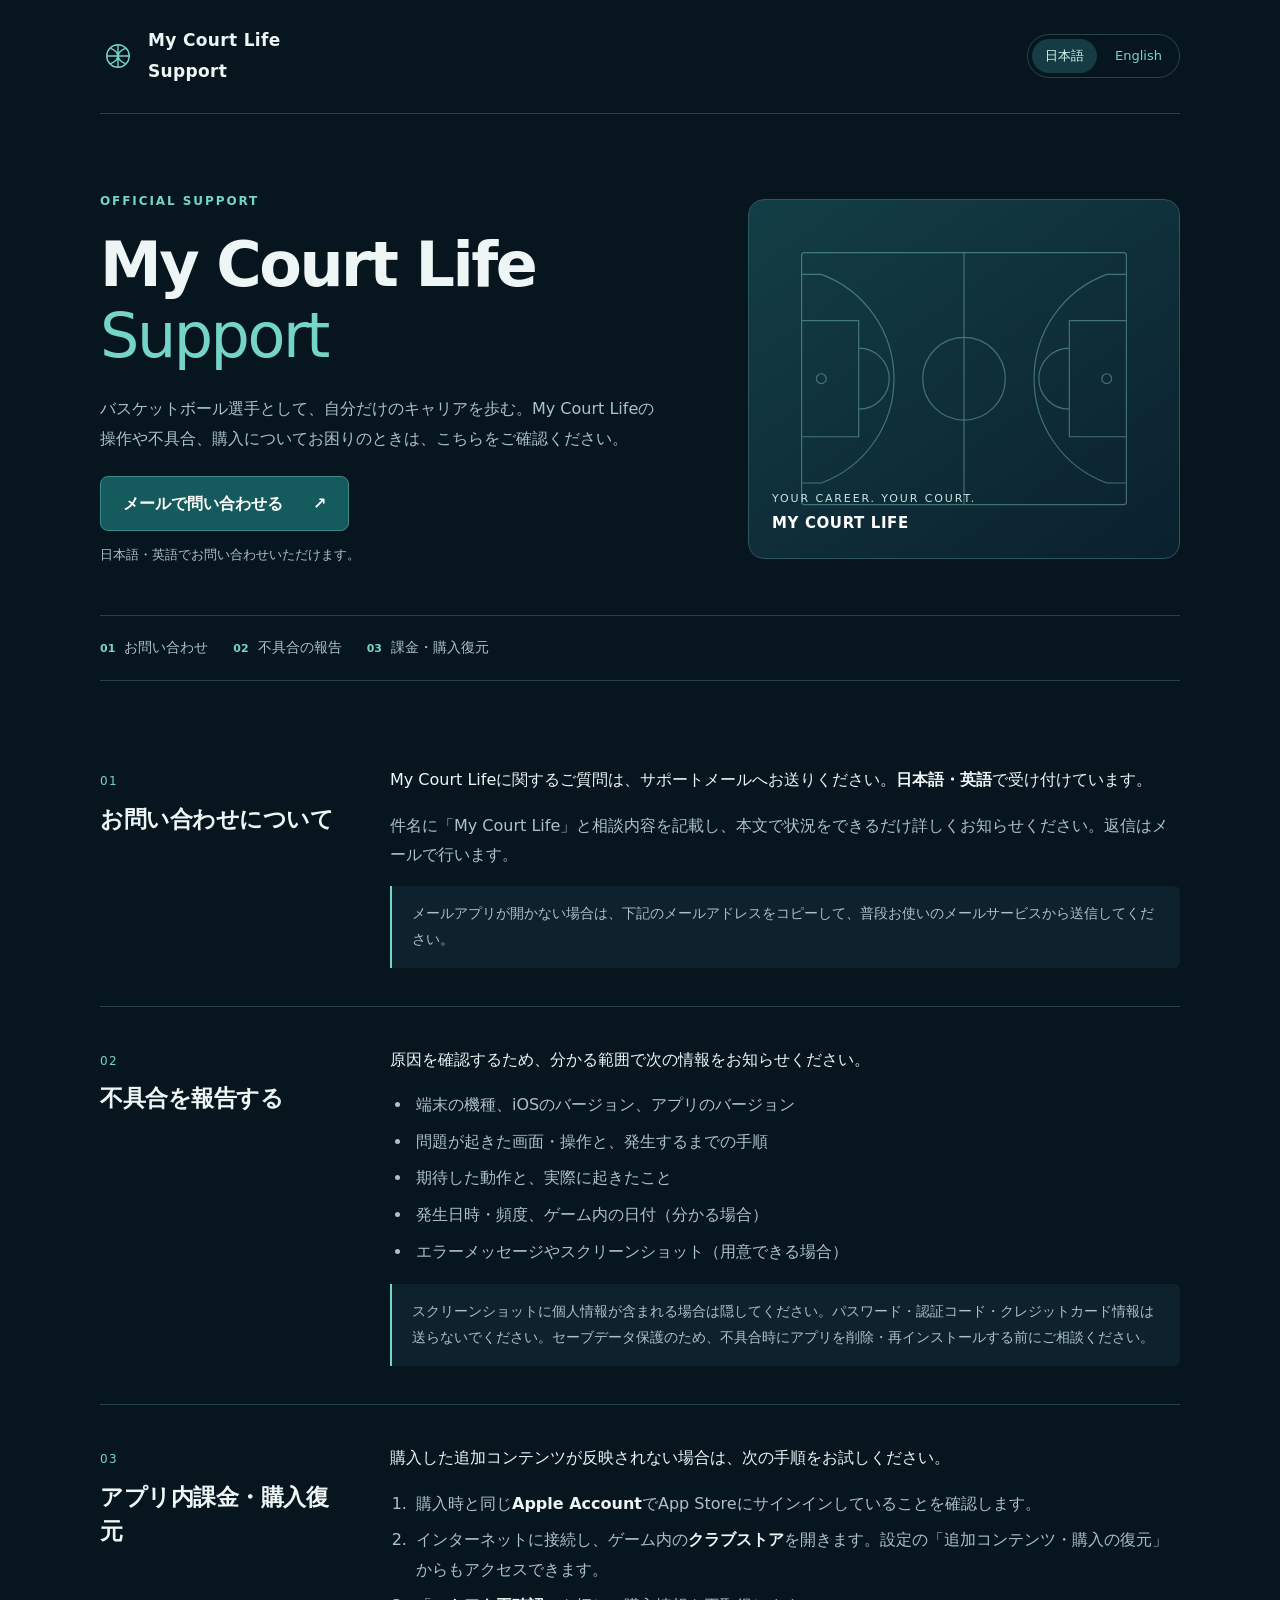
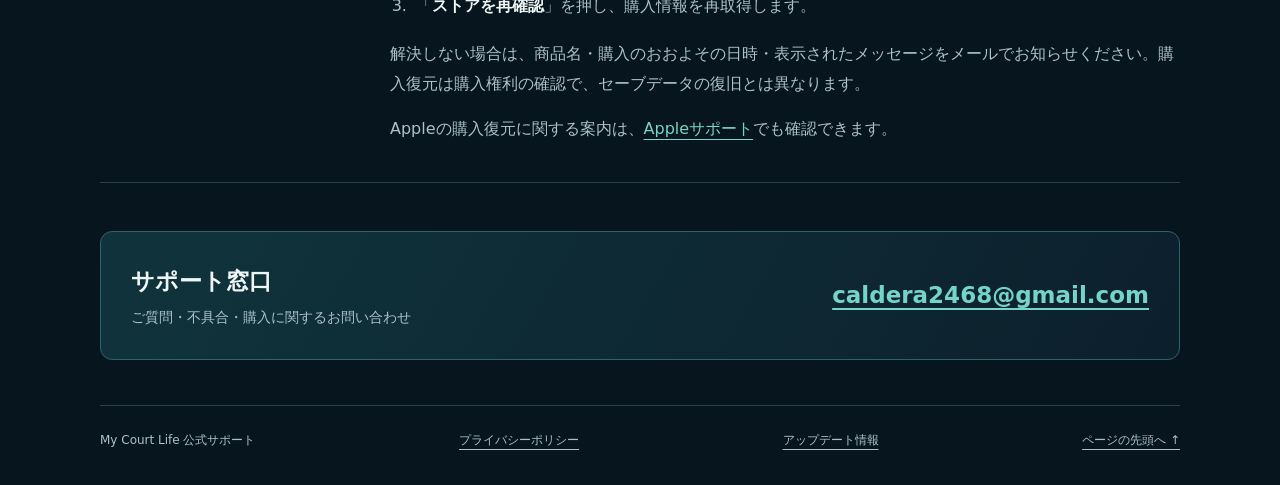
<file: index.html>
<!doctype html>
<html lang="ja"><head><meta charset="utf-8"><meta name="viewport" content="width=device-width, initial-scale=1"><meta name="color-scheme" content="dark"><meta name="theme-color" content="#07151f"><title>My Court Life Support | 公式サポート</title><meta name="description" content="My Court Lifeの公式サポート。日本語・英語でのお問い合わせ、不具合報告、アプリ内課金と購入復元のご案内。"><link rel="alternate" hreflang="ja" href="index.html"><link rel="alternate" hreflang="en" href="en.html"><link rel="alternate" hreflang="x-default" href="index.html"><link rel="icon" href="favicon.svg" type="image/svg+xml"><link rel="stylesheet" href="styles.css"></head>
<body id="top"><a class="skip" href="#main">本文へ移動</a><div class="wrap"><header class="header"><a class="brand" href="index.html" aria-label="My Court Life Support"><svg aria-hidden="true" focusable="false" viewBox="0 0 64 64"><g fill="none" stroke="#74d4c8" stroke-width="2.5"><circle cx="32" cy="32" r="20"/><path d="M12 32h40M32 12v40M18 18c18 7 18 21 0 28M46 18c-18 7-18 21 0 28"/></g></svg><span>My Court Life<br>Support</span></a><nav class="langs" aria-label="Language / 言語"><span aria-current="page" lang="ja">日本語</span><a href="en.html" lang="en" hreflang="en">English</a></nav></header>
<main id="main"><section class="hero" aria-labelledby="page-title"><div><p class="eyebrow">OFFICIAL SUPPORT</p><h1 id="page-title">My Court Life<span>Support</span></h1><p class="lead">バスケットボール選手として、自分だけのキャリアを歩む。My Court Lifeの操作や不具合、購入についてお困りのときは、こちらをご確認ください。</p><a class="contact-link" href="mailto:caldera2468@gmail.com?subject=My%20Court%20Life%EF%BC%9A%E3%81%8A%E5%95%8F%E3%81%84%E5%90%88%E3%82%8F%E3%81%9B&amp;body=%E3%81%8A%E5%95%8F%E3%81%84%E5%90%88%E3%82%8F%E3%81%9B%E5%86%85%E5%AE%B9%EF%BC%9A%0A%0A%E7%AB%AF%E6%9C%AB%E3%81%AE%E6%A9%9F%E7%A8%AE%EF%BC%9A%0AiOS%E3%83%90%E3%83%BC%E3%82%B8%E3%83%A7%E3%83%B3%EF%BC%9A%0A%E3%82%A2%E3%83%97%E3%83%AA%E3%81%AE%E3%83%90%E3%83%BC%E3%82%B8%E3%83%A7%E3%83%B3%EF%BC%9A%0A">メールで問い合わせる<span aria-hidden="true">↗</span></a><p class="hero-note">日本語・英語でお問い合わせいただけます。</p></div><div class="court" aria-hidden="true"><svg viewBox="0 0 380 300" fill="none" stroke="currentColor" stroke-width="1.2"><rect x="25" y="22" width="330" height="256" rx="3"/><path d="M190 22v256"/><circle cx="190" cy="150" r="42"/><path d="M25 91h58v118H25M355 91h-58v118h58M83 119a31 31 0 0 1 0 62M297 119a31 31 0 0 0 0 62M25 44h20a113 113 0 0 1 0 212H25M355 44h-20a113 113 0 0 0 0 212h20"/><circle cx="45" cy="150" r="5"/><circle cx="335" cy="150" r="5"/></svg><div class="court-caption">YOUR CAREER. YOUR COURT.<strong>MY COURT LIFE</strong></div></div></section>
<nav class="topics" aria-label="サポート項目"><a href="#contact"><b>01</b>お問い合わせ</a><a href="#bugs"><b>02</b>不具合の報告</a><a href="#purchases"><b>03</b>課金・購入復元</a></nav><section class="section" id="contact" aria-labelledby="heading-contact"><div><span class="num">01</span><h2 id="heading-contact">お問い合わせについて</h2></div><div><p>My Court Lifeに関するご質問は、サポートメールへお送りください。<strong>日本語・英語</strong>で受け付けています。</p><p class="muted">件名に「My Court Life」と相談内容を記載し、本文で状況をできるだけ詳しくお知らせください。返信はメールで行います。</p><p class="note">メールアプリが開かない場合は、下記のメールアドレスをコピーして、普段お使いのメールサービスから送信してください。</p></div></section><section class="section" id="bugs" aria-labelledby="heading-bugs"><div><span class="num">02</span><h2 id="heading-bugs">不具合を報告する</h2></div><div><p>原因を確認するため、分かる範囲で次の情報をお知らせください。</p><ul><li>端末の機種、iOSのバージョン、アプリのバージョン</li><li>問題が起きた画面・操作と、発生するまでの手順</li><li>期待した動作と、実際に起きたこと</li><li>発生日時・頻度、ゲーム内の日付（分かる場合）</li><li>エラーメッセージやスクリーンショット（用意できる場合）</li></ul><p class="note">スクリーンショットに個人情報が含まれる場合は隠してください。パスワード・認証コード・クレジットカード情報は送らないでください。セーブデータ保護のため、不具合時にアプリを削除・再インストールする前にご相談ください。</p></div></section><section class="section" id="purchases" aria-labelledby="heading-purchases"><div><span class="num">03</span><h2 id="heading-purchases">アプリ内課金・購入復元</h2></div><div><p>購入した追加コンテンツが反映されない場合は、次の手順をお試しください。</p><ol><li>購入時と同じ<strong>Apple Account</strong>でApp Storeにサインインしていることを確認します。</li><li>インターネットに接続し、ゲーム内の<strong>クラブストア</strong>を開きます。設定の「追加コンテンツ・購入の復元」からもアクセスできます。</li><li>「<strong>ストアを再確認</strong>」を押し、購入情報を再取得します。</li></ol><p class="muted">解決しない場合は、商品名・購入のおおよその日時・表示されたメッセージをメールでお知らせください。購入復元は購入権利の確認で、セーブデータの復旧とは異なります。</p><p class="muted">Appleの購入復元に関する案内は、<a href="https://support.apple.com/ja-jp/108096">Appleサポート</a>でも確認できます。</p></div></section>
<section class="email-box" aria-labelledby="support-email"><div><h2 id="support-email">サポート窓口</h2><p>ご質問・不具合・購入に関するお問い合わせ</p></div><a class="email" href="mailto:caldera2468@gmail.com?subject=My%20Court%20Life%EF%BC%9A%E3%81%8A%E5%95%8F%E3%81%84%E5%90%88%E3%82%8F%E3%81%9B&amp;body=%E3%81%8A%E5%95%8F%E3%81%84%E5%90%88%E3%82%8F%E3%81%9B%E5%86%85%E5%AE%B9%EF%BC%9A%0A%0A%E7%AB%AF%E6%9C%AB%E3%81%AE%E6%A9%9F%E7%A8%AE%EF%BC%9A%0AiOS%E3%83%90%E3%83%BC%E3%82%B8%E3%83%A7%E3%83%B3%EF%BC%9A%0A%E3%82%A2%E3%83%97%E3%83%AA%E3%81%AE%E3%83%90%E3%83%BC%E3%82%B8%E3%83%A7%E3%83%B3%EF%BC%9A%0A">caldera2468@gmail.com</a></section></main>
<footer class="footer"><span>My Court Life 公式サポート</span><a href="privacy.html">プライバシーポリシー</a><a href="updates.html">アップデート情報</a><a href="#top">ページの先頭へ ↑</a></footer></div></body></html>
</file>
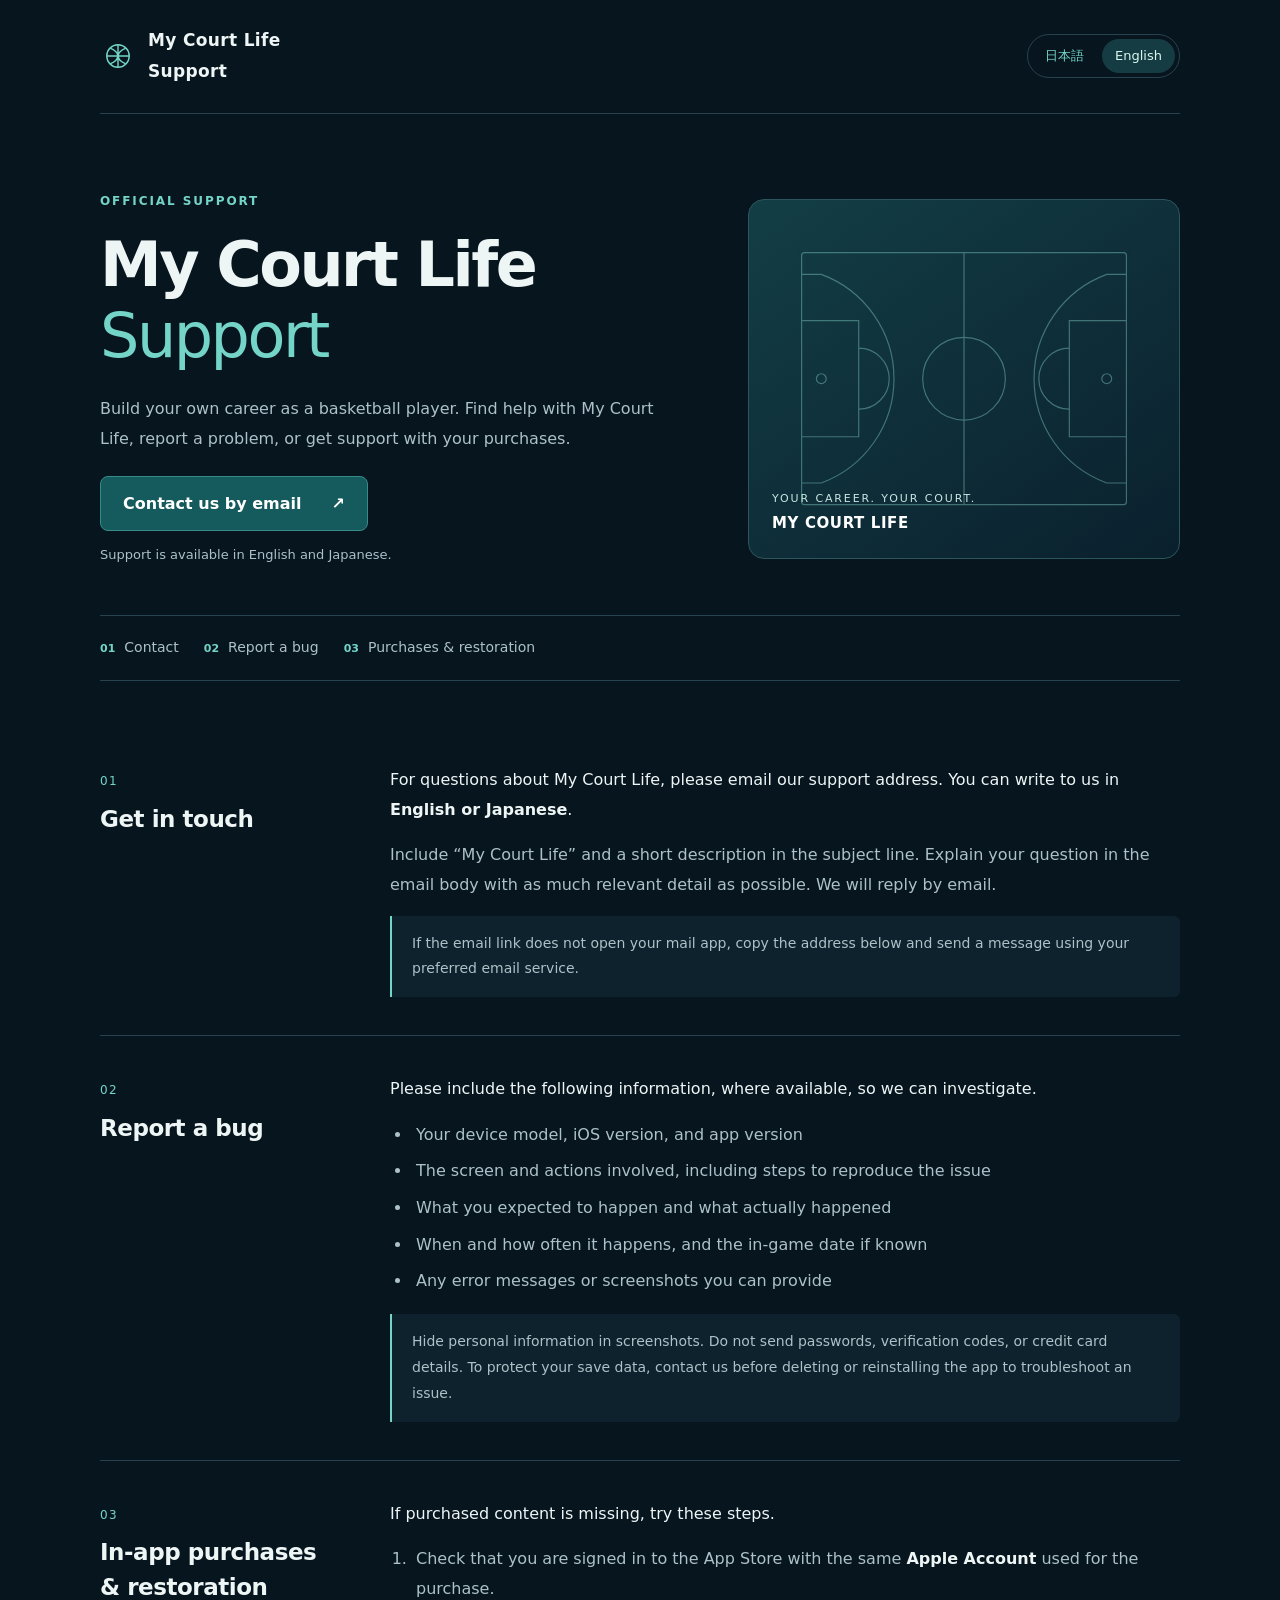
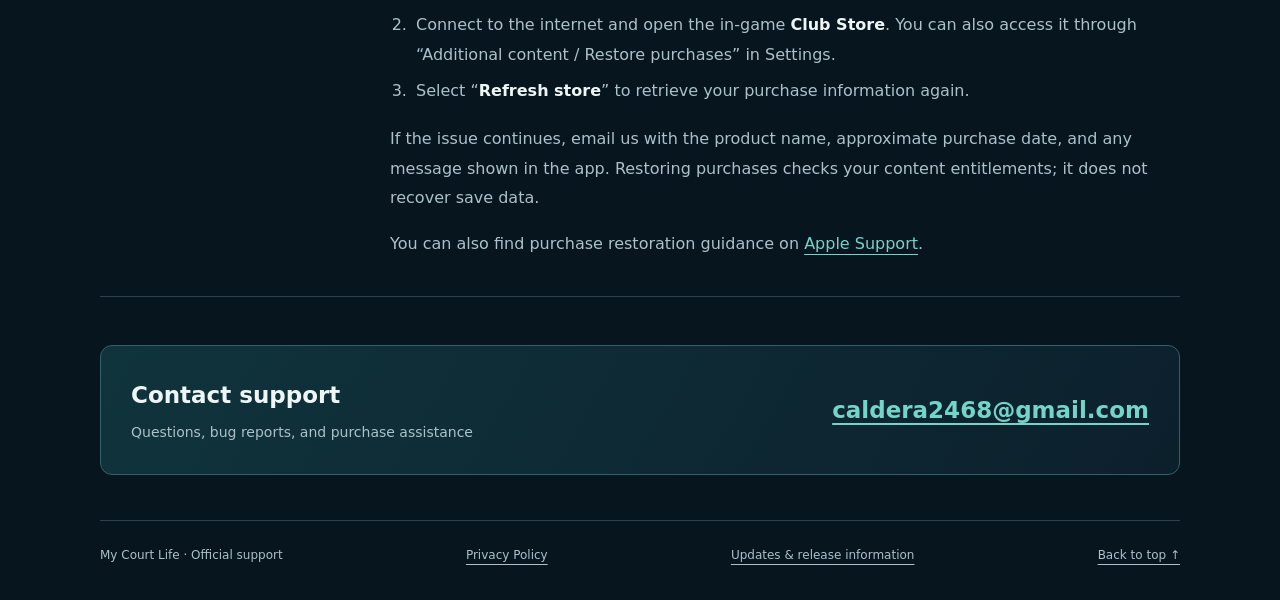
<file: en.html>
<!doctype html>
<html lang="en"><head><meta charset="utf-8"><meta name="viewport" content="width=device-width, initial-scale=1"><meta name="color-scheme" content="dark"><meta name="theme-color" content="#07151f"><title>My Court Life Support | Official Support</title><meta name="description" content="Official support for My Court Life. Contact us in English or Japanese, report a bug, and find help with in-app purchases and restoring purchases."><link rel="alternate" hreflang="ja" href="index.html"><link rel="alternate" hreflang="en" href="en.html"><link rel="alternate" hreflang="x-default" href="index.html"><link rel="icon" href="favicon.svg" type="image/svg+xml"><link rel="stylesheet" href="styles.css"></head>
<body id="top"><a class="skip" href="#main">Skip to content</a><div class="wrap"><header class="header"><a class="brand" href="en.html" aria-label="My Court Life Support"><svg aria-hidden="true" focusable="false" viewBox="0 0 64 64"><g fill="none" stroke="#74d4c8" stroke-width="2.5"><circle cx="32" cy="32" r="20"/><path d="M12 32h40M32 12v40M18 18c18 7 18 21 0 28M46 18c-18 7-18 21 0 28"/></g></svg><span>My Court Life<br>Support</span></a><nav class="langs" aria-label="Language / 言語"><a href="index.html" lang="ja" hreflang="ja">日本語</a><span aria-current="page" lang="en">English</span></nav></header>
<main id="main"><section class="hero" aria-labelledby="page-title"><div><p class="eyebrow">OFFICIAL SUPPORT</p><h1 id="page-title">My Court Life<span>Support</span></h1><p class="lead">Build your own career as a basketball player. Find help with My Court Life, report a problem, or get support with your purchases.</p><a class="contact-link" href="mailto:caldera2468@gmail.com?subject=My%20Court%20Life%3A%20Support%20request&amp;body=How%20can%20we%20help%3F%0A%0ADevice%20model%3A%0AiOS%20version%3A%0AApp%20version%3A%0A">Contact us by email<span aria-hidden="true">↗</span></a><p class="hero-note">Support is available in English and Japanese.</p></div><div class="court" aria-hidden="true"><svg viewBox="0 0 380 300" fill="none" stroke="currentColor" stroke-width="1.2"><rect x="25" y="22" width="330" height="256" rx="3"/><path d="M190 22v256"/><circle cx="190" cy="150" r="42"/><path d="M25 91h58v118H25M355 91h-58v118h58M83 119a31 31 0 0 1 0 62M297 119a31 31 0 0 0 0 62M25 44h20a113 113 0 0 1 0 212H25M355 44h-20a113 113 0 0 0 0 212h20"/><circle cx="45" cy="150" r="5"/><circle cx="335" cy="150" r="5"/></svg><div class="court-caption">YOUR CAREER. YOUR COURT.<strong>MY COURT LIFE</strong></div></div></section>
<nav class="topics" aria-label="Support topics"><a href="#contact"><b>01</b>Contact</a><a href="#bugs"><b>02</b>Report a bug</a><a href="#purchases"><b>03</b>Purchases & restoration</a></nav><section class="section" id="contact" aria-labelledby="heading-contact"><div><span class="num">01</span><h2 id="heading-contact">Get in touch</h2></div><div><p>For questions about My Court Life, please email our support address. You can write to us in <strong>English or Japanese</strong>.</p><p class="muted">Include “My Court Life” and a short description in the subject line. Explain your question in the email body with as much relevant detail as possible. We will reply by email.</p><p class="note">If the email link does not open your mail app, copy the address below and send a message using your preferred email service.</p></div></section><section class="section" id="bugs" aria-labelledby="heading-bugs"><div><span class="num">02</span><h2 id="heading-bugs">Report a bug</h2></div><div><p>Please include the following information, where available, so we can investigate.</p><ul><li>Your device model, iOS version, and app version</li><li>The screen and actions involved, including steps to reproduce the issue</li><li>What you expected to happen and what actually happened</li><li>When and how often it happens, and the in-game date if known</li><li>Any error messages or screenshots you can provide</li></ul><p class="note">Hide personal information in screenshots. Do not send passwords, verification codes, or credit card details. To protect your save data, contact us before deleting or reinstalling the app to troubleshoot an issue.</p></div></section><section class="section" id="purchases" aria-labelledby="heading-purchases"><div><span class="num">03</span><h2 id="heading-purchases">In-app purchases & restoration</h2></div><div><p>If purchased content is missing, try these steps.</p><ol><li>Check that you are signed in to the App Store with the same <strong>Apple Account</strong> used for the purchase.</li><li>Connect to the internet and open the in-game <strong>Club Store</strong>. You can also access it through “Additional content / Restore purchases” in Settings.</li><li>Select “<strong>Refresh store</strong>” to retrieve your purchase information again.</li></ol><p class="muted">If the issue continues, email us with the product name, approximate purchase date, and any message shown in the app. Restoring purchases checks your content entitlements; it does not recover save data.</p><p class="muted">You can also find purchase restoration guidance on <a href="https://support.apple.com/en-us/108096">Apple Support</a>.</p></div></section>
<section class="email-box" aria-labelledby="support-email"><div><h2 id="support-email">Contact support</h2><p>Questions, bug reports, and purchase assistance</p></div><a class="email" href="mailto:caldera2468@gmail.com?subject=My%20Court%20Life%3A%20Support%20request&amp;body=How%20can%20we%20help%3F%0A%0ADevice%20model%3A%0AiOS%20version%3A%0AApp%20version%3A%0A">caldera2468@gmail.com</a></section></main>
<footer class="footer"><span>My Court Life · Official support</span><a href="privacy-en.html">Privacy Policy</a><a href="updates-en.html">Updates &amp; release information</a><a href="#top">Back to top ↑</a></footer></div></body></html>
</file>
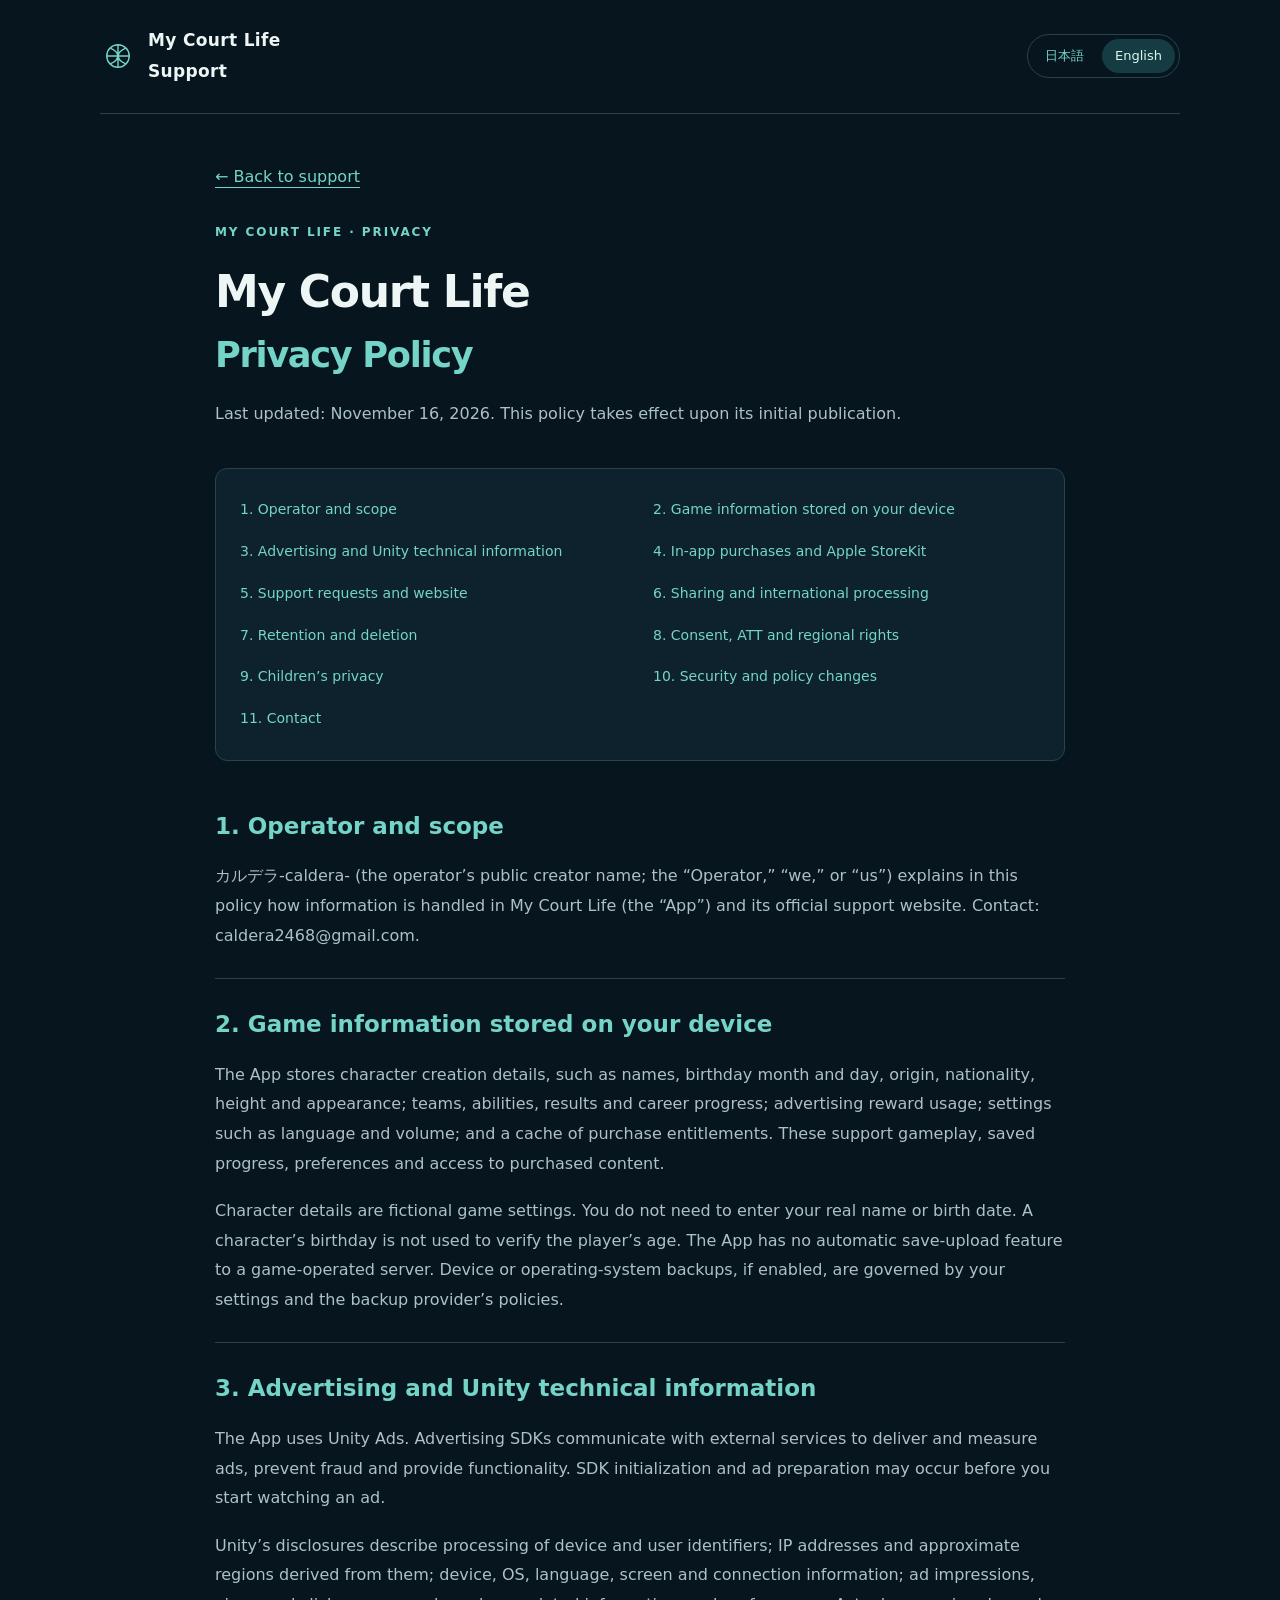
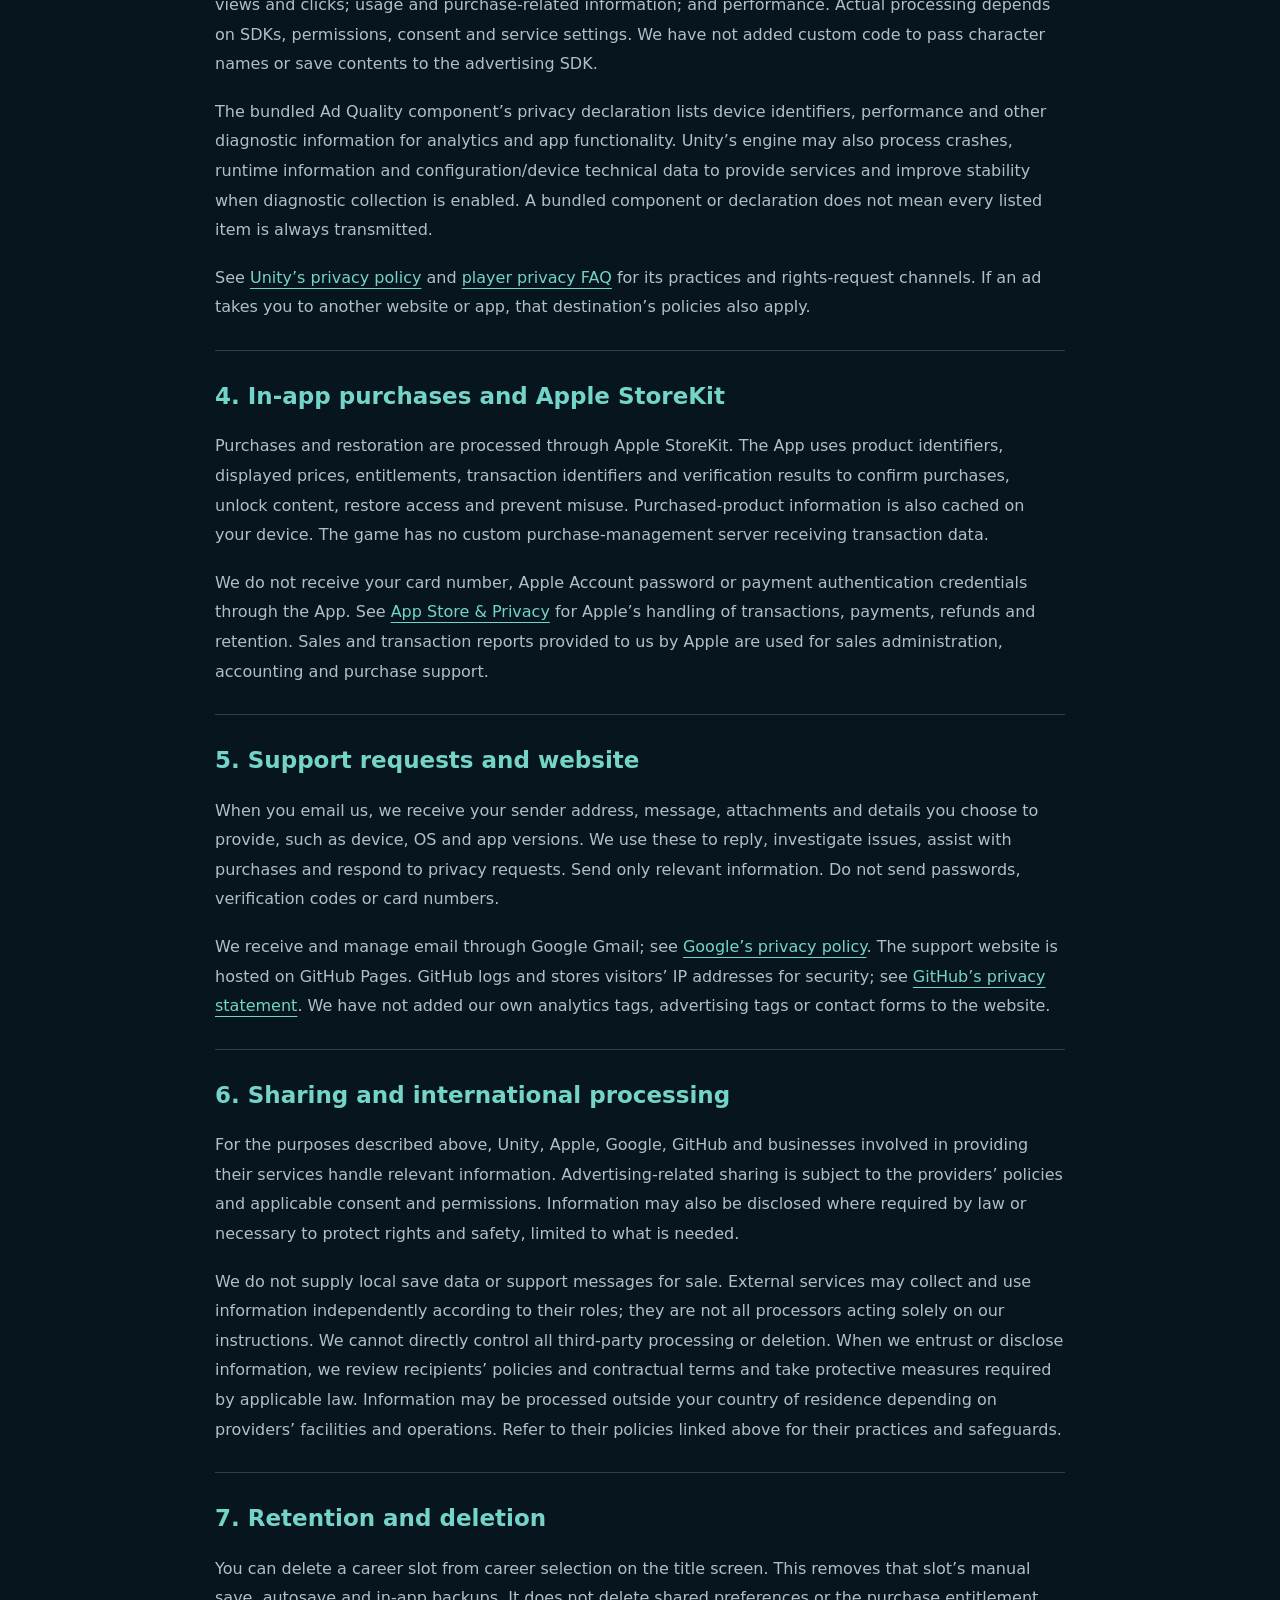
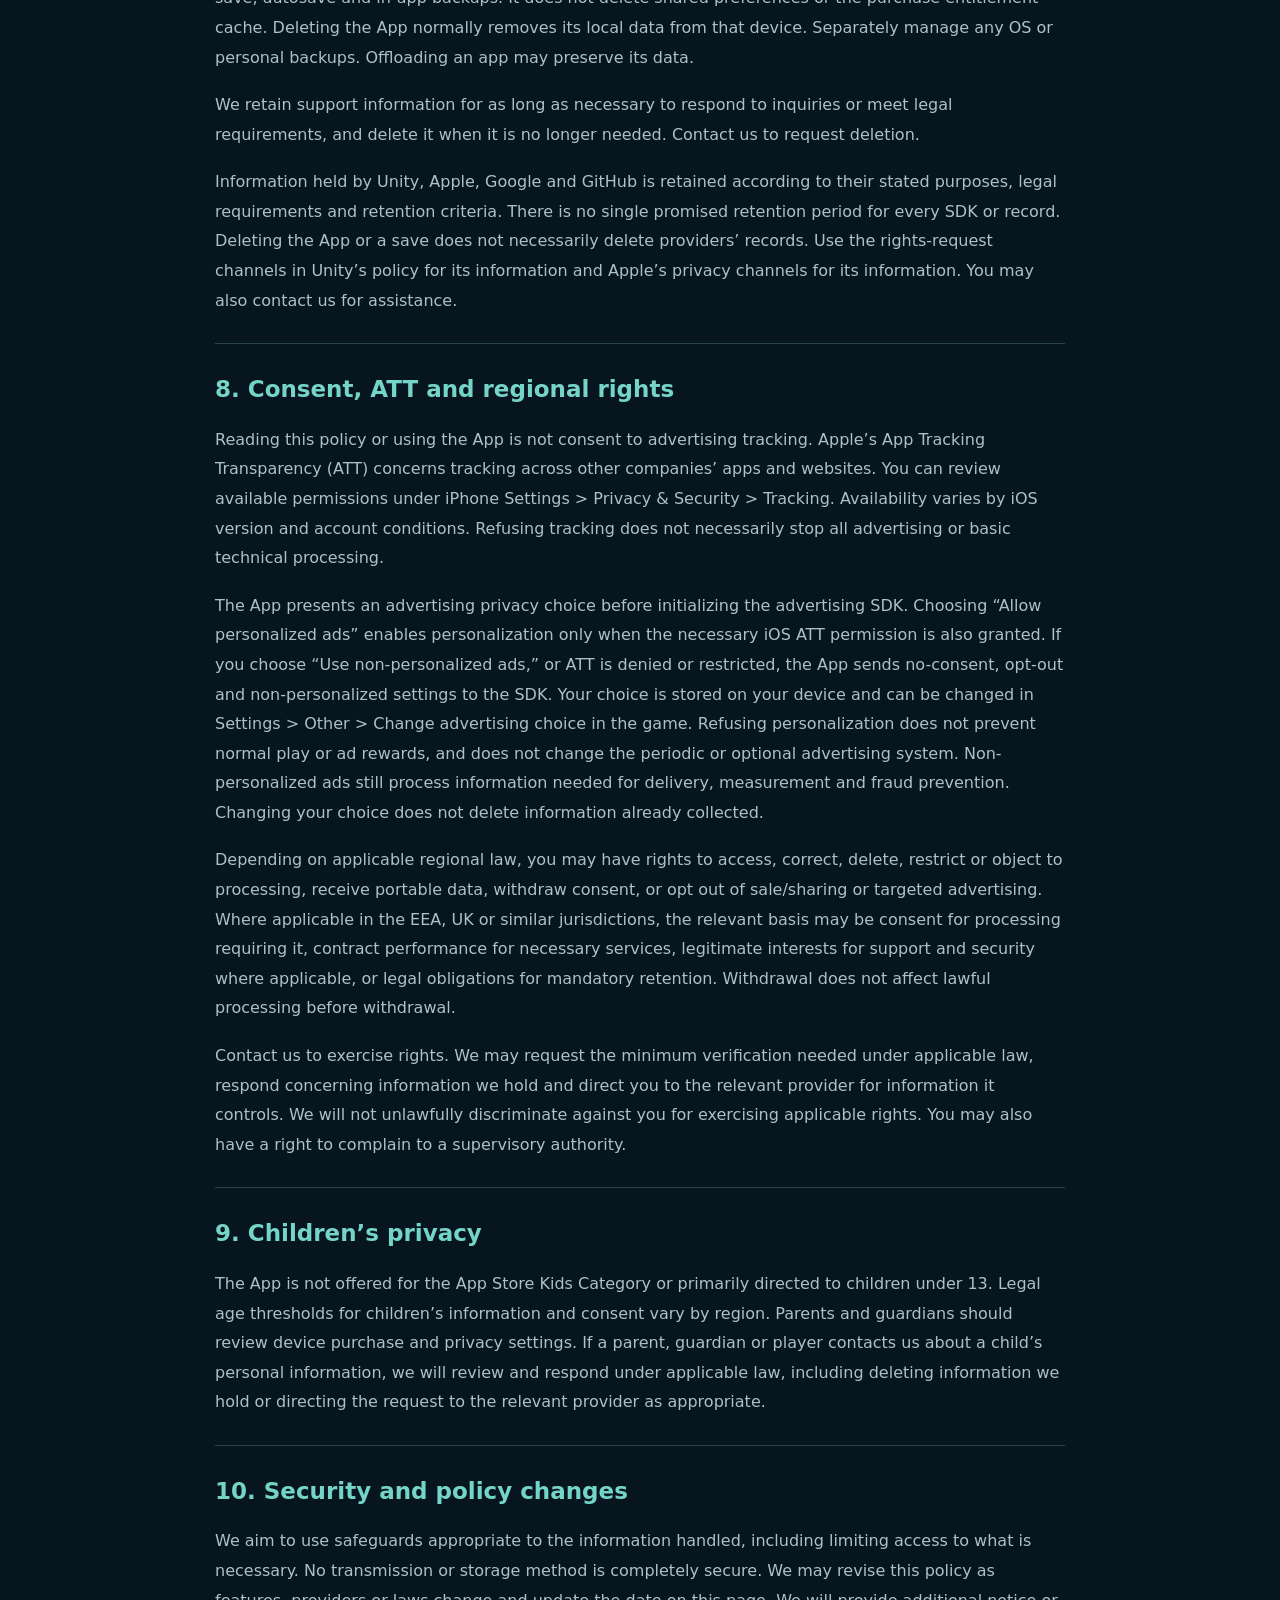
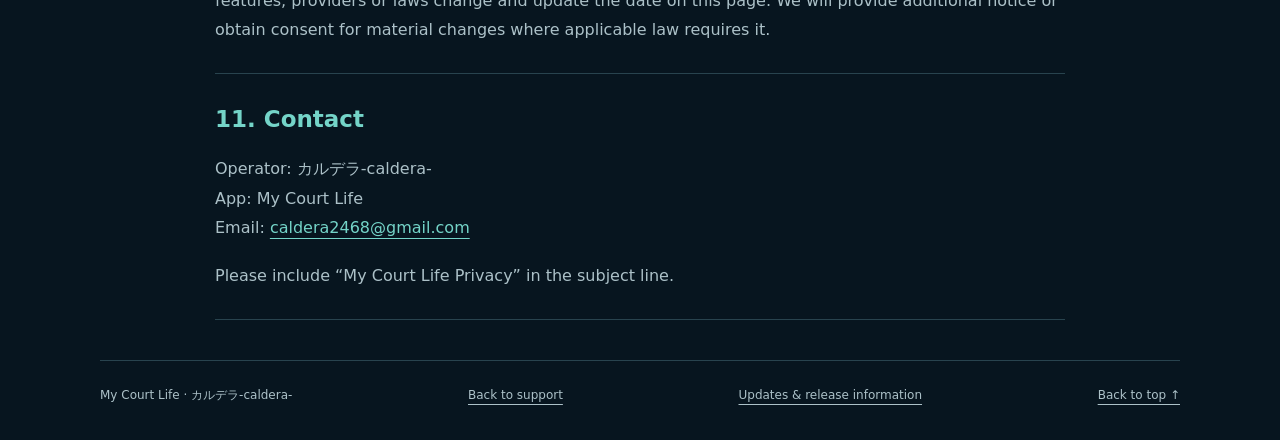
<file: privacy-en.html>
<!doctype html>
<html lang="en"><head><meta charset="utf-8"><meta name="viewport" content="width=device-width, initial-scale=1">
<meta name="color-scheme" content="dark"><meta name="theme-color" content="#07151f">
<title>My Court Life Privacy Policy | My Court Life Support</title><meta name="description" content="My Court Life Privacy Policy — カルデラ-caldera-">
<link rel="alternate" hreflang="ja" href="privacy.html"><link rel="alternate" hreflang="en" href="privacy-en.html">
<link rel="icon" href="favicon.svg" type="image/svg+xml"><link rel="stylesheet" href="styles.css"></head>
<body id="top"><a class="skip" href="#main">Skip to content</a><div class="wrap"><header class="header"><a class="brand" href="en.html" aria-label="My Court Life Support"><svg aria-hidden="true" focusable="false" viewBox="0 0 64 64"><g fill="none" stroke="#74d4c8" stroke-width="2.5"><circle cx="32" cy="32" r="20"/><path d="M12 32h40M32 12v40M18 18c18 7 18 21 0 28M46 18c-18 7-18 21 0 28"/></g></svg><span>My Court Life<br>Support</span></a><nav class="langs" aria-label="Language / 言語"><a href="privacy.html" lang="ja" hreflang="ja">日本語</a><span aria-current="page" lang="en">English</span></nav></header>
<main id="main" class="policy"><div class="policy-heading"><a href="en.html">← Back to support</a><p class="eyebrow">MY COURT LIFE · PRIVACY</p>
<h1>My Court Life<span>Privacy Policy</span></h1><p class="muted">Last updated: November 16, 2026. This policy takes effect upon its initial publication.</p></div>
<nav class="policy-toc" aria-label="Contents"><a href="#section-1">1. Operator and scope</a><a href="#section-2">2. Game information stored on your device</a><a href="#section-3">3. Advertising and Unity technical information</a><a href="#section-4">4. In-app purchases and Apple StoreKit</a><a href="#section-5">5. Support requests and website</a><a href="#section-6">6. Sharing and international processing</a><a href="#section-7">7. Retention and deletion</a><a href="#section-8">8. Consent, ATT and regional rights</a><a href="#section-9">9. Children’s privacy</a><a href="#section-10">10. Security and policy changes</a><a href="#section-11">11. Contact</a></nav><section class="policy-section" id="section-1" aria-labelledby="heading-1"><h2 id="heading-1">1. Operator and scope</h2><p>カルデラ-caldera- (the operator’s public creator name; the “Operator,” “we,” or “us”) explains in this policy how information is handled in My Court Life (the “App”) and its official support website. Contact: caldera2468@gmail.com.</p></section><section class="policy-section" id="section-2" aria-labelledby="heading-2"><h2 id="heading-2">2. Game information stored on your device</h2><p>The App stores character creation details, such as names, birthday month and day, origin, nationality, height and appearance; teams, abilities, results and career progress; advertising reward usage; settings such as language and volume; and a cache of purchase entitlements. These support gameplay, saved progress, preferences and access to purchased content.</p><p>Character details are fictional game settings. You do not need to enter your real name or birth date. A character’s birthday is not used to verify the player’s age. The App has no automatic save-upload feature to a game-operated server. Device or operating-system backups, if enabled, are governed by your settings and the backup provider’s policies.</p></section><section class="policy-section" id="section-3" aria-labelledby="heading-3"><h2 id="heading-3">3. Advertising and Unity technical information</h2><p>The App uses Unity Ads. Advertising SDKs communicate with external services to deliver and measure ads, prevent fraud and provide functionality. SDK initialization and ad preparation may occur before you start watching an ad.</p><p>Unity’s disclosures describe processing of device and user identifiers; IP addresses and approximate regions derived from them; device, OS, language, screen and connection information; ad impressions, views and clicks; usage and purchase-related information; and performance. Actual processing depends on SDKs, permissions, consent and service settings. We have not added custom code to pass character names or save contents to the advertising SDK.</p><p>The bundled Ad Quality component’s privacy declaration lists device identifiers, performance and other diagnostic information for analytics and app functionality. Unity’s engine may also process crashes, runtime information and configuration/device technical data to provide services and improve stability when diagnostic collection is enabled. A bundled component or declaration does not mean every listed item is always transmitted.</p><p>See <a href="https://unity.com/legal/game-player-and-app-user-privacy-policy">Unity’s privacy policy</a> and <a href="https://unity.com/legal/game-player-and-app-user-privacy-faq">player privacy FAQ</a> for its practices and rights-request channels. If an ad takes you to another website or app, that destination’s policies also apply.</p></section><section class="policy-section" id="section-4" aria-labelledby="heading-4"><h2 id="heading-4">4. In-app purchases and Apple StoreKit</h2><p>Purchases and restoration are processed through Apple StoreKit. The App uses product identifiers, displayed prices, entitlements, transaction identifiers and verification results to confirm purchases, unlock content, restore access and prevent misuse. Purchased-product information is also cached on your device. The game has no custom purchase-management server receiving transaction data.</p><p>We do not receive your card number, Apple Account password or payment authentication credentials through the App. See <a href="https://www.apple.com/legal/privacy/data/en/app-store/">App Store &amp; Privacy</a> for Apple’s handling of transactions, payments, refunds and retention. Sales and transaction reports provided to us by Apple are used for sales administration, accounting and purchase support.</p></section><section class="policy-section" id="section-5" aria-labelledby="heading-5"><h2 id="heading-5">5. Support requests and website</h2><p>When you email us, we receive your sender address, message, attachments and details you choose to provide, such as device, OS and app versions. We use these to reply, investigate issues, assist with purchases and respond to privacy requests. Send only relevant information. Do not send passwords, verification codes or card numbers.</p><p>We receive and manage email through Google Gmail; see <a href="https://policies.google.com/privacy">Google’s privacy policy</a>. The support website is hosted on GitHub Pages. GitHub logs and stores visitors’ IP addresses for security; see <a href="https://docs.github.com/en/site-policy/privacy-policies/github-general-privacy-statement">GitHub’s privacy statement</a>. We have not added our own analytics tags, advertising tags or contact forms to the website.</p></section><section class="policy-section" id="section-6" aria-labelledby="heading-6"><h2 id="heading-6">6. Sharing and international processing</h2><p>For the purposes described above, Unity, Apple, Google, GitHub and businesses involved in providing their services handle relevant information. Advertising-related sharing is subject to the providers’ policies and applicable consent and permissions. Information may also be disclosed where required by law or necessary to protect rights and safety, limited to what is needed.</p><p>We do not supply local save data or support messages for sale. External services may collect and use information independently according to their roles; they are not all processors acting solely on our instructions. We cannot directly control all third-party processing or deletion. When we entrust or disclose information, we review recipients’ policies and contractual terms and take protective measures required by applicable law. Information may be processed outside your country of residence depending on providers’ facilities and operations. Refer to their policies linked above for their practices and safeguards.</p></section><section class="policy-section" id="section-7" aria-labelledby="heading-7"><h2 id="heading-7">7. Retention and deletion</h2><p>You can delete a career slot from career selection on the title screen. This removes that slot’s manual save, autosave and in-app backups. It does not delete shared preferences or the purchase entitlement cache. Deleting the App normally removes its local data from that device. Separately manage any OS or personal backups. Offloading an app may preserve its data.</p><p>We retain support information for as long as necessary to respond to inquiries or meet legal requirements, and delete it when it is no longer needed. Contact us to request deletion.</p><p>Information held by Unity, Apple, Google and GitHub is retained according to their stated purposes, legal requirements and retention criteria. There is no single promised retention period for every SDK or record. Deleting the App or a save does not necessarily delete providers’ records. Use the rights-request channels in Unity’s policy for its information and Apple’s privacy channels for its information. You may also contact us for assistance.</p></section><section class="policy-section" id="section-8" aria-labelledby="heading-8"><h2 id="heading-8">8. Consent, ATT and regional rights</h2><p>Reading this policy or using the App is not consent to advertising tracking. Apple’s App Tracking Transparency (ATT) concerns tracking across other companies’ apps and websites. You can review available permissions under iPhone Settings &gt; Privacy &amp; Security &gt; Tracking. Availability varies by iOS version and account conditions. Refusing tracking does not necessarily stop all advertising or basic technical processing.</p><p>The App presents an advertising privacy choice before initializing the advertising SDK. Choosing “Allow personalized ads” enables personalization only when the necessary iOS ATT permission is also granted. If you choose “Use non-personalized ads,” or ATT is denied or restricted, the App sends no-consent, opt-out and non-personalized settings to the SDK. Your choice is stored on your device and can be changed in Settings &gt; Other &gt; Change advertising choice in the game. Refusing personalization does not prevent normal play or ad rewards, and does not change the periodic or optional advertising system. Non-personalized ads still process information needed for delivery, measurement and fraud prevention. Changing your choice does not delete information already collected.</p><p>Depending on applicable regional law, you may have rights to access, correct, delete, restrict or object to processing, receive portable data, withdraw consent, or opt out of sale/sharing or targeted advertising. Where applicable in the EEA, UK or similar jurisdictions, the relevant basis may be consent for processing requiring it, contract performance for necessary services, legitimate interests for support and security where applicable, or legal obligations for mandatory retention. Withdrawal does not affect lawful processing before withdrawal.</p><p>Contact us to exercise rights. We may request the minimum verification needed under applicable law, respond concerning information we hold and direct you to the relevant provider for information it controls. We will not unlawfully discriminate against you for exercising applicable rights. You may also have a right to complain to a supervisory authority.</p></section><section class="policy-section" id="section-9" aria-labelledby="heading-9"><h2 id="heading-9">9. Children’s privacy</h2><p>The App is not offered for the App Store Kids Category or primarily directed to children under 13. Legal age thresholds for children’s information and consent vary by region. Parents and guardians should review device purchase and privacy settings. If a parent, guardian or player contacts us about a child’s personal information, we will review and respond under applicable law, including deleting information we hold or directing the request to the relevant provider as appropriate.</p></section><section class="policy-section" id="section-10" aria-labelledby="heading-10"><h2 id="heading-10">10. Security and policy changes</h2><p>We aim to use safeguards appropriate to the information handled, including limiting access to what is necessary. No transmission or storage method is completely secure. We may revise this policy as features, providers or laws change and update the date on this page. We will provide additional notice or obtain consent for material changes where applicable law requires it.</p></section><section class="policy-section" id="section-11" aria-labelledby="heading-11"><h2 id="heading-11">11. Contact</h2><p>Operator: カルデラ-caldera-<br>App: My Court Life<br>Email: <a href="mailto:caldera2468@gmail.com">caldera2468@gmail.com</a></p><p>Please include “My Court Life Privacy” in the subject line.</p></section></main>
<footer class="footer"><span>My Court Life · カルデラ-caldera-</span><a href="en.html">Back to support</a><a href="updates-en.html">Updates &amp; release information</a><a href="#top">Back to top ↑</a></footer></div></body></html>
</file>
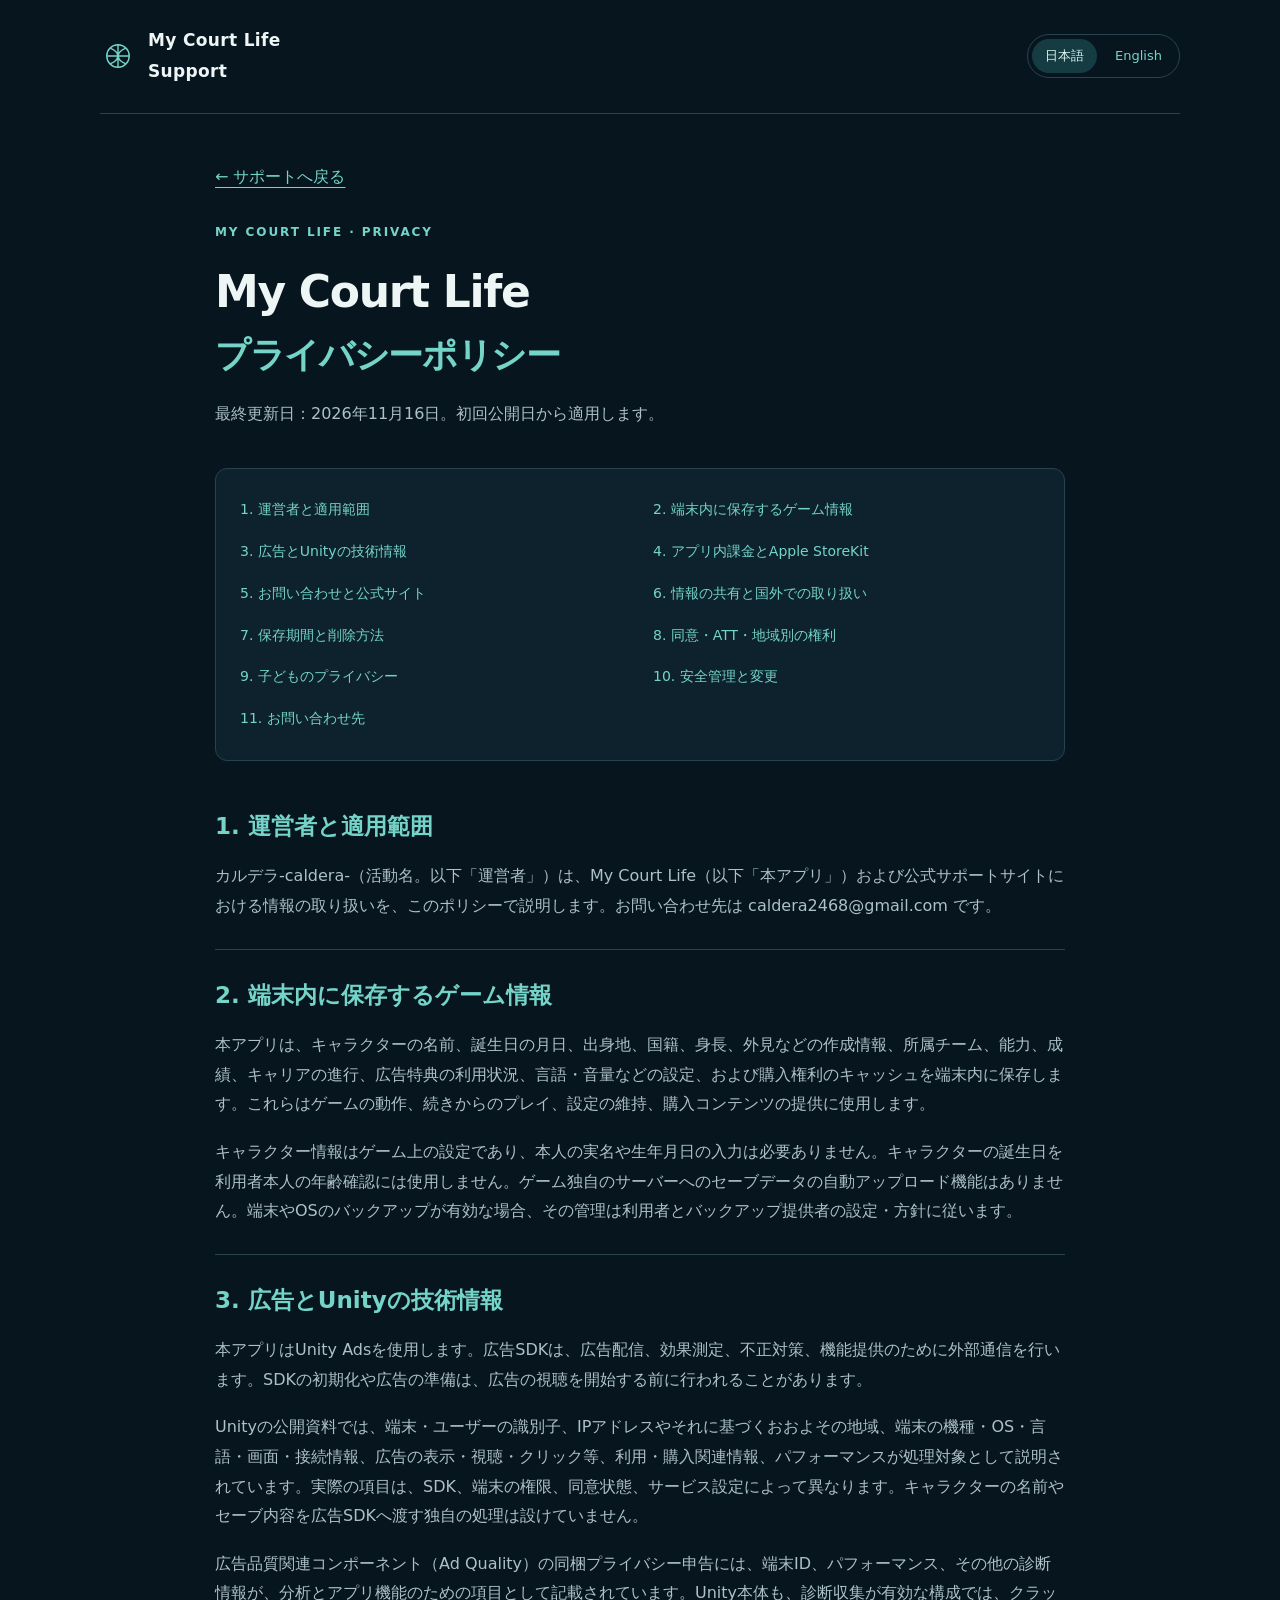
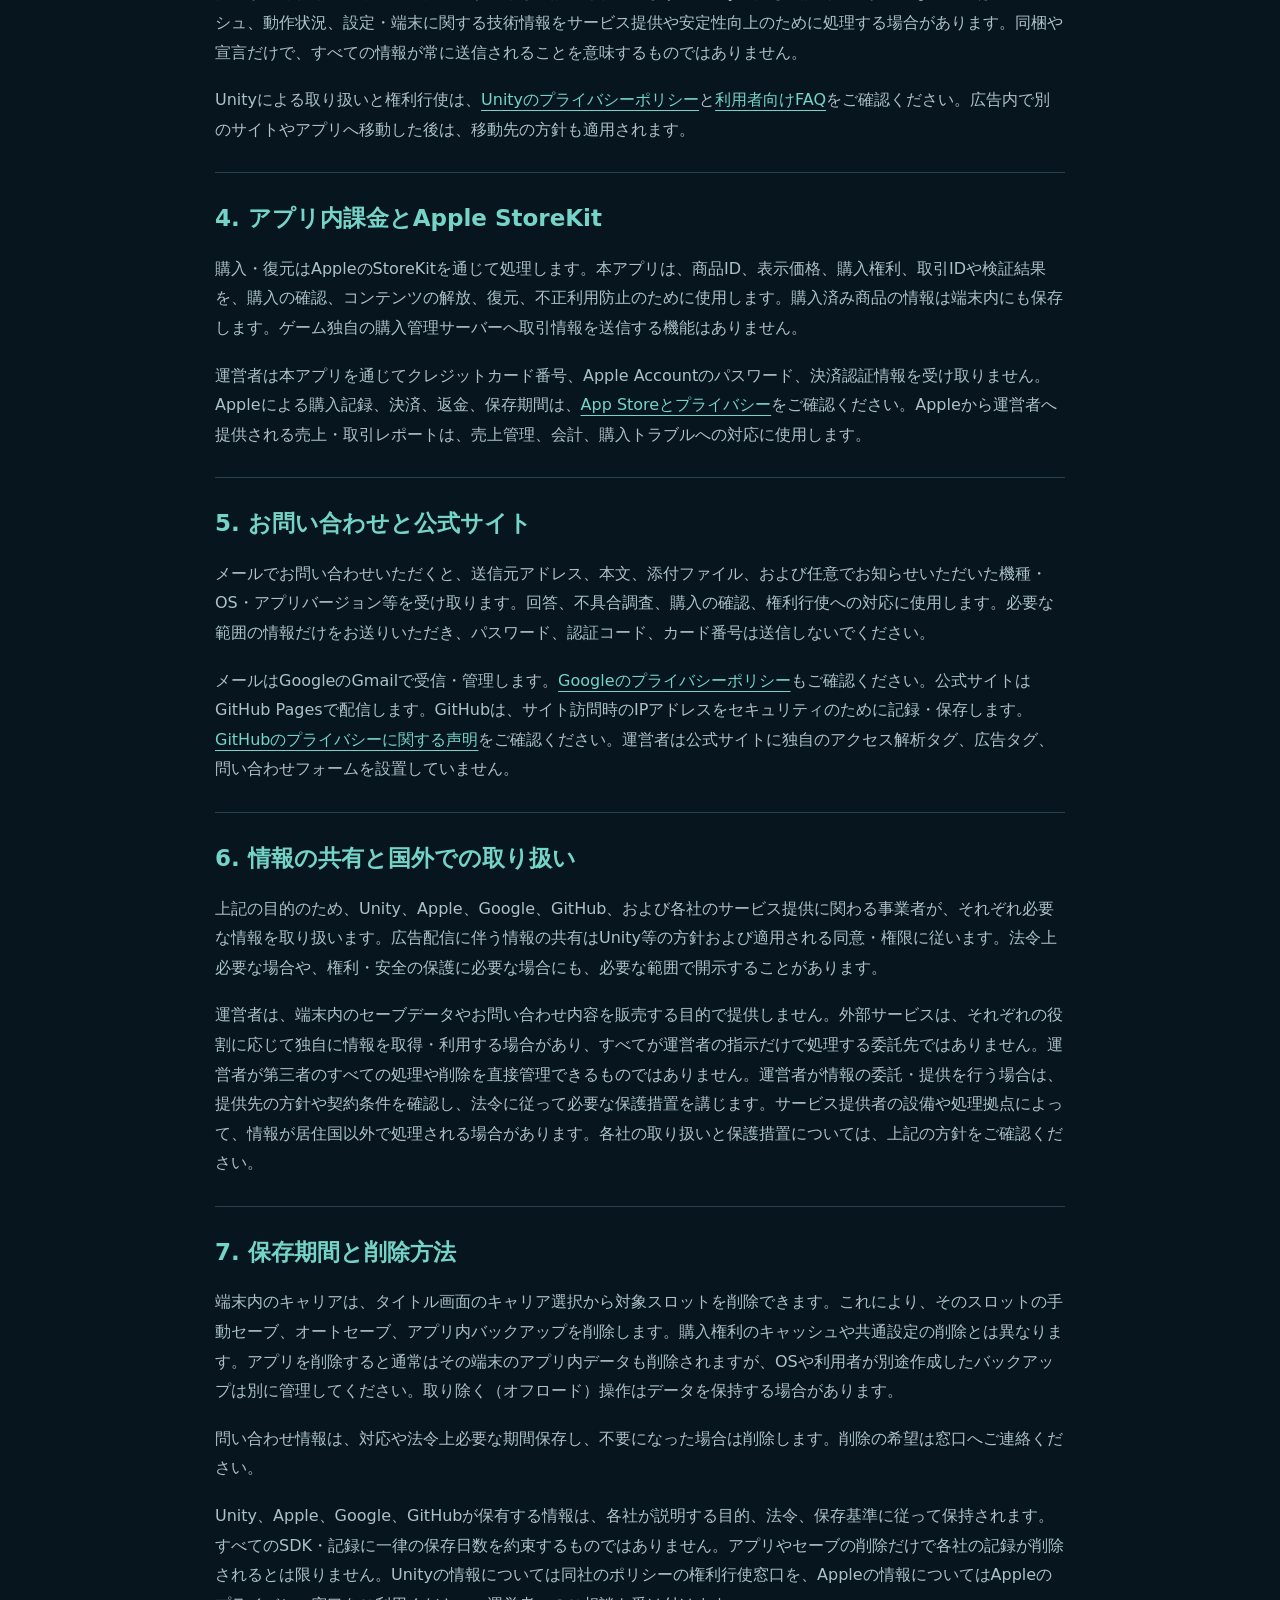
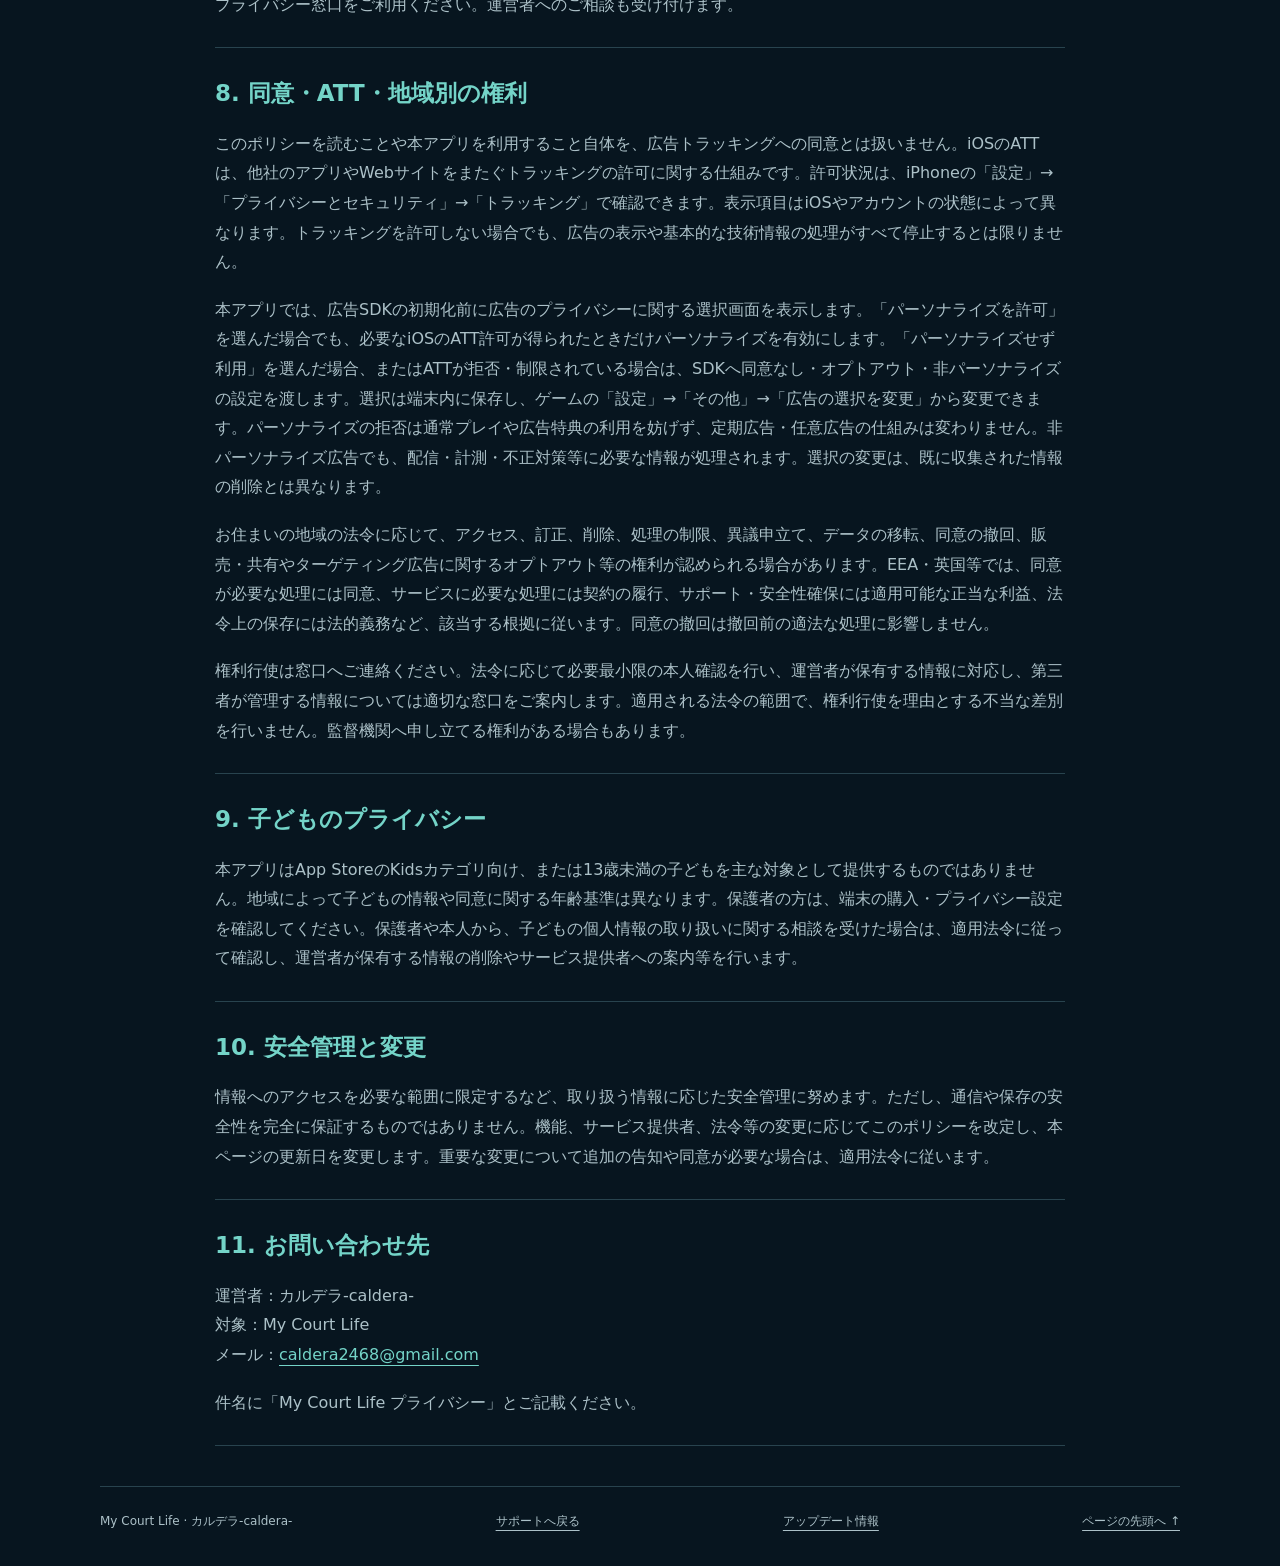
<file: privacy.html>
<!doctype html>
<html lang="ja"><head><meta charset="utf-8"><meta name="viewport" content="width=device-width, initial-scale=1">
<meta name="color-scheme" content="dark"><meta name="theme-color" content="#07151f">
<title>My Court Life プライバシーポリシー | My Court Life Support</title><meta name="description" content="My Court Life プライバシーポリシー — カルデラ-caldera-">
<link rel="alternate" hreflang="en" href="privacy-en.html"><link rel="alternate" hreflang="ja" href="privacy.html">
<link rel="icon" href="favicon.svg" type="image/svg+xml"><link rel="stylesheet" href="styles.css"></head>
<body id="top"><a class="skip" href="#main">本文へ移動</a><div class="wrap"><header class="header"><a class="brand" href="index.html" aria-label="My Court Life Support"><svg aria-hidden="true" focusable="false" viewBox="0 0 64 64"><g fill="none" stroke="#74d4c8" stroke-width="2.5"><circle cx="32" cy="32" r="20"/><path d="M12 32h40M32 12v40M18 18c18 7 18 21 0 28M46 18c-18 7-18 21 0 28"/></g></svg><span>My Court Life<br>Support</span></a><nav class="langs" aria-label="Language / 言語"><span aria-current="page" lang="ja">日本語</span><a href="privacy-en.html" lang="en" hreflang="en">English</a></nav></header>
<main id="main" class="policy"><div class="policy-heading"><a href="index.html">← サポートへ戻る</a><p class="eyebrow">MY COURT LIFE · PRIVACY</p>
<h1>My Court Life<span>プライバシーポリシー</span></h1><p class="muted">最終更新日：2026年11月16日。初回公開日から適用します。</p></div>
<nav class="policy-toc" aria-label="目次"><a href="#section-1">1. 運営者と適用範囲</a><a href="#section-2">2. 端末内に保存するゲーム情報</a><a href="#section-3">3. 広告とUnityの技術情報</a><a href="#section-4">4. アプリ内課金とApple StoreKit</a><a href="#section-5">5. お問い合わせと公式サイト</a><a href="#section-6">6. 情報の共有と国外での取り扱い</a><a href="#section-7">7. 保存期間と削除方法</a><a href="#section-8">8. 同意・ATT・地域別の権利</a><a href="#section-9">9. 子どものプライバシー</a><a href="#section-10">10. 安全管理と変更</a><a href="#section-11">11. お問い合わせ先</a></nav><section class="policy-section" id="section-1" aria-labelledby="heading-1"><h2 id="heading-1">1. 運営者と適用範囲</h2><p>カルデラ-caldera-（活動名。以下「運営者」）は、My Court Life（以下「本アプリ」）および公式サポートサイトにおける情報の取り扱いを、このポリシーで説明します。お問い合わせ先は caldera2468@gmail.com です。</p></section><section class="policy-section" id="section-2" aria-labelledby="heading-2"><h2 id="heading-2">2. 端末内に保存するゲーム情報</h2><p>本アプリは、キャラクターの名前、誕生日の月日、出身地、国籍、身長、外見などの作成情報、所属チーム、能力、成績、キャリアの進行、広告特典の利用状況、言語・音量などの設定、および購入権利のキャッシュを端末内に保存します。これらはゲームの動作、続きからのプレイ、設定の維持、購入コンテンツの提供に使用します。</p><p>キャラクター情報はゲーム上の設定であり、本人の実名や生年月日の入力は必要ありません。キャラクターの誕生日を利用者本人の年齢確認には使用しません。ゲーム独自のサーバーへのセーブデータの自動アップロード機能はありません。端末やOSのバックアップが有効な場合、その管理は利用者とバックアップ提供者の設定・方針に従います。</p></section><section class="policy-section" id="section-3" aria-labelledby="heading-3"><h2 id="heading-3">3. 広告とUnityの技術情報</h2><p>本アプリはUnity Adsを使用します。広告SDKは、広告配信、効果測定、不正対策、機能提供のために外部通信を行います。SDKの初期化や広告の準備は、広告の視聴を開始する前に行われることがあります。</p><p>Unityの公開資料では、端末・ユーザーの識別子、IPアドレスやそれに基づくおおよその地域、端末の機種・OS・言語・画面・接続情報、広告の表示・視聴・クリック等、利用・購入関連情報、パフォーマンスが処理対象として説明されています。実際の項目は、SDK、端末の権限、同意状態、サービス設定によって異なります。キャラクターの名前やセーブ内容を広告SDKへ渡す独自の処理は設けていません。</p><p>広告品質関連コンポーネント（Ad Quality）の同梱プライバシー申告には、端末ID、パフォーマンス、その他の診断情報が、分析とアプリ機能のための項目として記載されています。Unity本体も、診断収集が有効な構成では、クラッシュ、動作状況、設定・端末に関する技術情報をサービス提供や安定性向上のために処理する場合があります。同梱や宣言だけで、すべての情報が常に送信されることを意味するものではありません。</p><p>Unityによる取り扱いと権利行使は、<a href="https://unity.com/legal/game-player-and-app-user-privacy-policy">Unityのプライバシーポリシー</a>と<a href="https://unity.com/legal/game-player-and-app-user-privacy-faq">利用者向けFAQ</a>をご確認ください。広告内で別のサイトやアプリへ移動した後は、移動先の方針も適用されます。</p></section><section class="policy-section" id="section-4" aria-labelledby="heading-4"><h2 id="heading-4">4. アプリ内課金とApple StoreKit</h2><p>購入・復元はAppleのStoreKitを通じて処理します。本アプリは、商品ID、表示価格、購入権利、取引IDや検証結果を、購入の確認、コンテンツの解放、復元、不正利用防止のために使用します。購入済み商品の情報は端末内にも保存します。ゲーム独自の購入管理サーバーへ取引情報を送信する機能はありません。</p><p>運営者は本アプリを通じてクレジットカード番号、Apple Accountのパスワード、決済認証情報を受け取りません。Appleによる購入記録、決済、返金、保存期間は、<a href="https://www.apple.com/legal/privacy/data/en/app-store/">App Storeとプライバシー</a>をご確認ください。Appleから運営者へ提供される売上・取引レポートは、売上管理、会計、購入トラブルへの対応に使用します。</p></section><section class="policy-section" id="section-5" aria-labelledby="heading-5"><h2 id="heading-5">5. お問い合わせと公式サイト</h2><p>メールでお問い合わせいただくと、送信元アドレス、本文、添付ファイル、および任意でお知らせいただいた機種・OS・アプリバージョン等を受け取ります。回答、不具合調査、購入の確認、権利行使への対応に使用します。必要な範囲の情報だけをお送りいただき、パスワード、認証コード、カード番号は送信しないでください。</p><p>メールはGoogleのGmailで受信・管理します。<a href="https://policies.google.com/privacy">Googleのプライバシーポリシー</a>もご確認ください。公式サイトはGitHub Pagesで配信します。GitHubは、サイト訪問時のIPアドレスをセキュリティのために記録・保存します。<a href="https://docs.github.com/en/site-policy/privacy-policies/github-general-privacy-statement">GitHubのプライバシーに関する声明</a>をご確認ください。運営者は公式サイトに独自のアクセス解析タグ、広告タグ、問い合わせフォームを設置していません。</p></section><section class="policy-section" id="section-6" aria-labelledby="heading-6"><h2 id="heading-6">6. 情報の共有と国外での取り扱い</h2><p>上記の目的のため、Unity、Apple、Google、GitHub、および各社のサービス提供に関わる事業者が、それぞれ必要な情報を取り扱います。広告配信に伴う情報の共有はUnity等の方針および適用される同意・権限に従います。法令上必要な場合や、権利・安全の保護に必要な場合にも、必要な範囲で開示することがあります。</p><p>運営者は、端末内のセーブデータやお問い合わせ内容を販売する目的で提供しません。外部サービスは、それぞれの役割に応じて独自に情報を取得・利用する場合があり、すべてが運営者の指示だけで処理する委託先ではありません。運営者が第三者のすべての処理や削除を直接管理できるものではありません。運営者が情報の委託・提供を行う場合は、提供先の方針や契約条件を確認し、法令に従って必要な保護措置を講じます。サービス提供者の設備や処理拠点によって、情報が居住国以外で処理される場合があります。各社の取り扱いと保護措置については、上記の方針をご確認ください。</p></section><section class="policy-section" id="section-7" aria-labelledby="heading-7"><h2 id="heading-7">7. 保存期間と削除方法</h2><p>端末内のキャリアは、タイトル画面のキャリア選択から対象スロットを削除できます。これにより、そのスロットの手動セーブ、オートセーブ、アプリ内バックアップを削除します。購入権利のキャッシュや共通設定の削除とは異なります。アプリを削除すると通常はその端末のアプリ内データも削除されますが、OSや利用者が別途作成したバックアップは別に管理してください。取り除く（オフロード）操作はデータを保持する場合があります。</p><p>問い合わせ情報は、対応や法令上必要な期間保存し、不要になった場合は削除します。削除の希望は窓口へご連絡ください。</p><p>Unity、Apple、Google、GitHubが保有する情報は、各社が説明する目的、法令、保存基準に従って保持されます。すべてのSDK・記録に一律の保存日数を約束するものではありません。アプリやセーブの削除だけで各社の記録が削除されるとは限りません。Unityの情報については同社のポリシーの権利行使窓口を、Appleの情報についてはAppleのプライバシー窓口をご利用ください。運営者へのご相談も受け付けます。</p></section><section class="policy-section" id="section-8" aria-labelledby="heading-8"><h2 id="heading-8">8. 同意・ATT・地域別の権利</h2><p>このポリシーを読むことや本アプリを利用すること自体を、広告トラッキングへの同意とは扱いません。iOSのATTは、他社のアプリやWebサイトをまたぐトラッキングの許可に関する仕組みです。許可状況は、iPhoneの「設定」→「プライバシーとセキュリティ」→「トラッキング」で確認できます。表示項目はiOSやアカウントの状態によって異なります。トラッキングを許可しない場合でも、広告の表示や基本的な技術情報の処理がすべて停止するとは限りません。</p><p>本アプリでは、広告SDKの初期化前に広告のプライバシーに関する選択画面を表示します。「パーソナライズを許可」を選んだ場合でも、必要なiOSのATT許可が得られたときだけパーソナライズを有効にします。「パーソナライズせず利用」を選んだ場合、またはATTが拒否・制限されている場合は、SDKへ同意なし・オプトアウト・非パーソナライズの設定を渡します。選択は端末内に保存し、ゲームの「設定」→「その他」→「広告の選択を変更」から変更できます。パーソナライズの拒否は通常プレイや広告特典の利用を妨げず、定期広告・任意広告の仕組みは変わりません。非パーソナライズ広告でも、配信・計測・不正対策等に必要な情報が処理されます。選択の変更は、既に収集された情報の削除とは異なります。</p><p>お住まいの地域の法令に応じて、アクセス、訂正、削除、処理の制限、異議申立て、データの移転、同意の撤回、販売・共有やターゲティング広告に関するオプトアウト等の権利が認められる場合があります。EEA・英国等では、同意が必要な処理には同意、サービスに必要な処理には契約の履行、サポート・安全性確保には適用可能な正当な利益、法令上の保存には法的義務など、該当する根拠に従います。同意の撤回は撤回前の適法な処理に影響しません。</p><p>権利行使は窓口へご連絡ください。法令に応じて必要最小限の本人確認を行い、運営者が保有する情報に対応し、第三者が管理する情報については適切な窓口をご案内します。適用される法令の範囲で、権利行使を理由とする不当な差別を行いません。監督機関へ申し立てる権利がある場合もあります。</p></section><section class="policy-section" id="section-9" aria-labelledby="heading-9"><h2 id="heading-9">9. 子どものプライバシー</h2><p>本アプリはApp StoreのKidsカテゴリ向け、または13歳未満の子どもを主な対象として提供するものではありません。地域によって子どもの情報や同意に関する年齢基準は異なります。保護者の方は、端末の購入・プライバシー設定を確認してください。保護者や本人から、子どもの個人情報の取り扱いに関する相談を受けた場合は、適用法令に従って確認し、運営者が保有する情報の削除やサービス提供者への案内等を行います。</p></section><section class="policy-section" id="section-10" aria-labelledby="heading-10"><h2 id="heading-10">10. 安全管理と変更</h2><p>情報へのアクセスを必要な範囲に限定するなど、取り扱う情報に応じた安全管理に努めます。ただし、通信や保存の安全性を完全に保証するものではありません。機能、サービス提供者、法令等の変更に応じてこのポリシーを改定し、本ページの更新日を変更します。重要な変更について追加の告知や同意が必要な場合は、適用法令に従います。</p></section><section class="policy-section" id="section-11" aria-labelledby="heading-11"><h2 id="heading-11">11. お問い合わせ先</h2><p>運営者：カルデラ-caldera-<br>対象：My Court Life<br>メール：<a href="mailto:caldera2468@gmail.com">caldera2468@gmail.com</a></p><p>件名に「My Court Life プライバシー」とご記載ください。</p></section></main>
<footer class="footer"><span>My Court Life · カルデラ-caldera-</span><a href="index.html">サポートへ戻る</a><a href="updates.html">アップデート情報</a><a href="#top">ページの先頭へ ↑</a></footer></div></body></html>
</file>
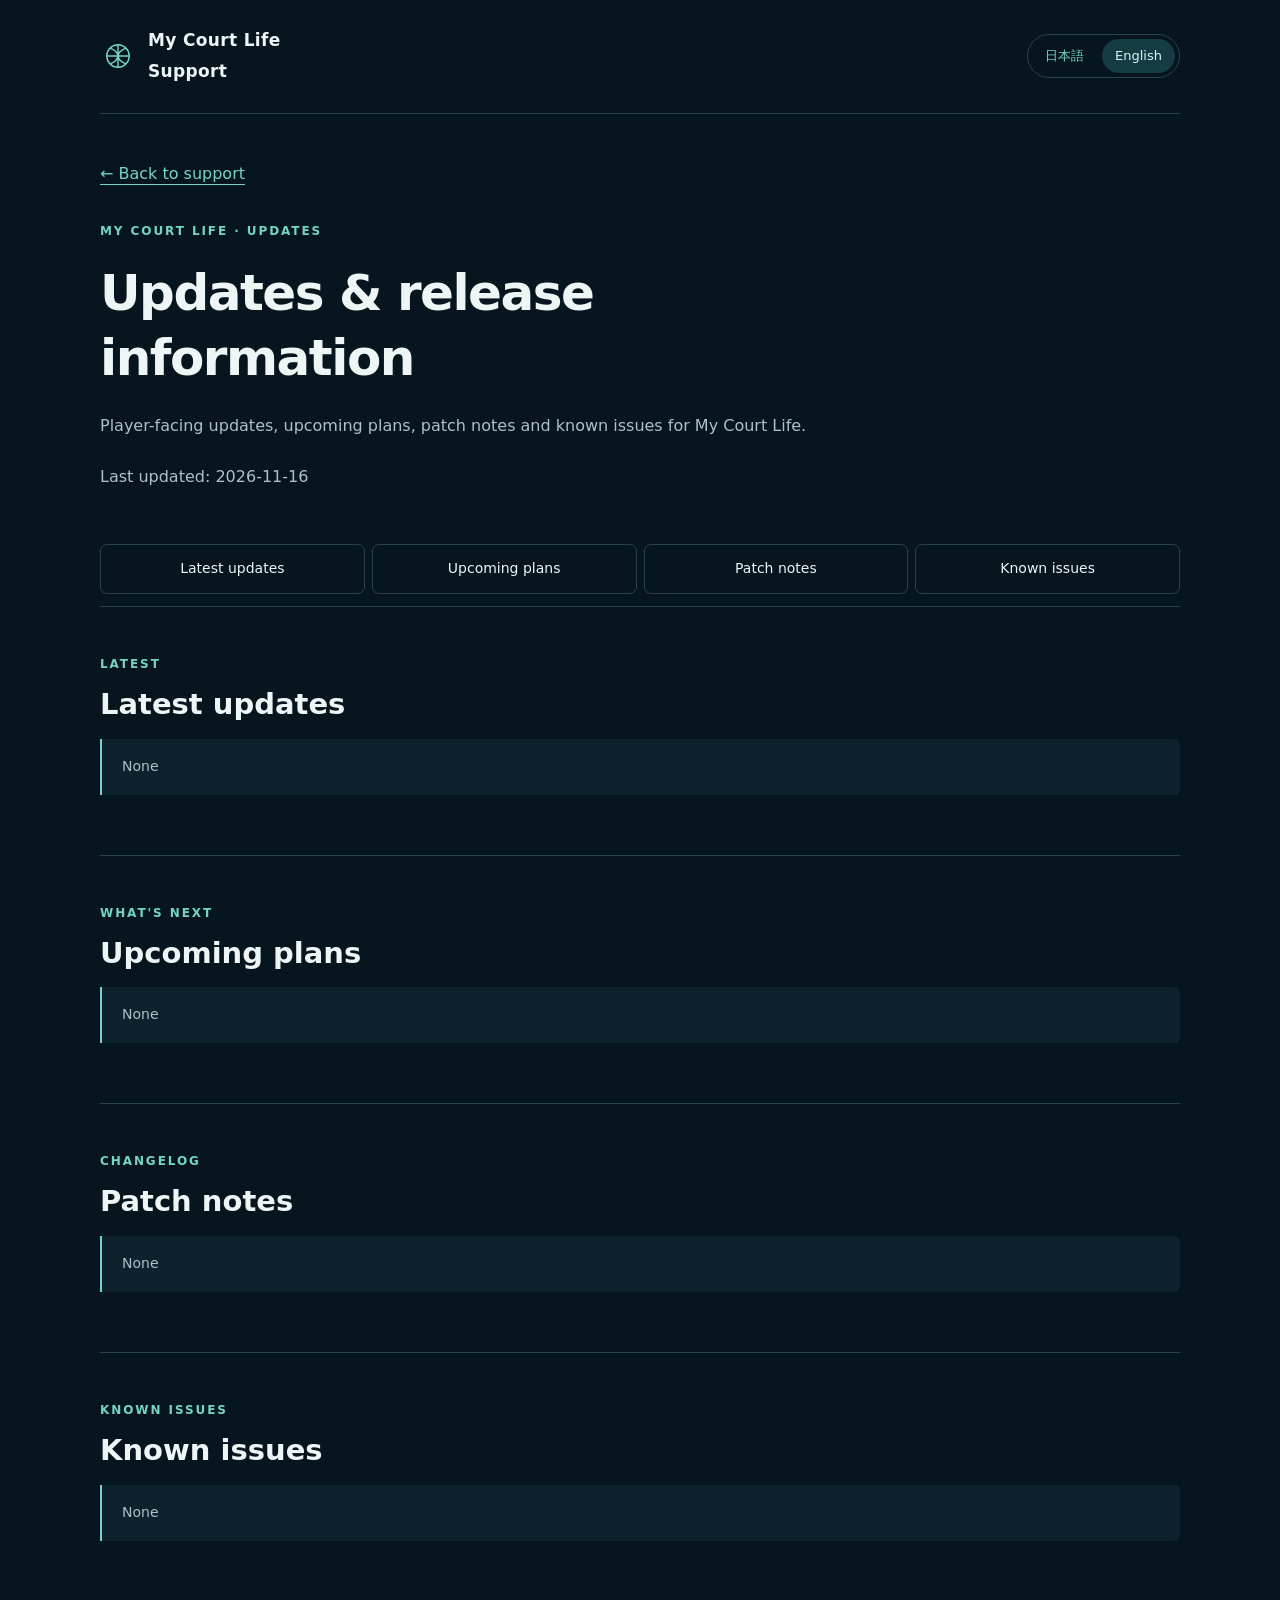
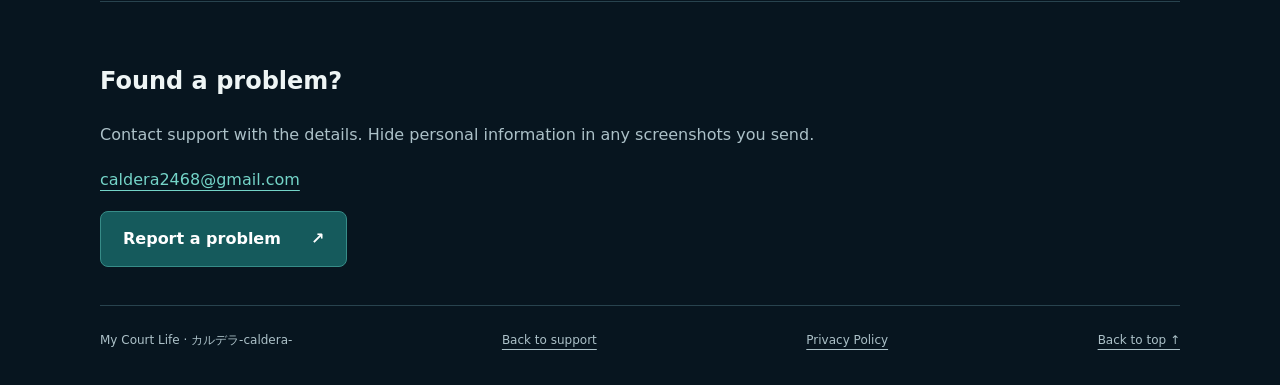
<file: updates-en.html>
<!doctype html>
<html lang="en"><head><meta charset="utf-8"><meta name="viewport" content="width=device-width, initial-scale=1"><meta name="color-scheme" content="dark"><meta name="theme-color" content="#07151f">
<title>Updates &amp; release information | My Court Life</title><meta name="description" content="Player-facing updates, upcoming plans, patch notes and known issues for My Court Life."><link rel="alternate" hreflang="ja" href="updates.html"><link rel="icon" href="favicon.svg" type="image/svg+xml"><link rel="stylesheet" href="styles.css"></head>
<body id="top"><a class="skip" href="#main">Skip to content</a><div class="wrap"><header class="header"><a class="brand" href="en.html" aria-label="My Court Life Support"><svg aria-hidden="true" focusable="false" viewBox="0 0 64 64"><g fill="none" stroke="#74d4c8" stroke-width="2.5"><circle cx="32" cy="32" r="20"/><path d="M12 32h40M32 12v40M18 18c18 7 18 21 0 28M46 18c-18 7-18 21 0 28"/></g></svg><span>My Court Life<br>Support</span></a><nav class="langs" aria-label="Language / 言語"><a href="updates.html" lang="ja" hreflang="ja">日本語</a><span aria-current="page" lang="en">English</span></nav></header><main id="main" class="updates">
<div class="updates-heading"><a href="en.html">← Back to support</a><p class="eyebrow">MY COURT LIFE · UPDATES</p><h1>Updates &amp; release information</h1><p class="lead">Player-facing updates, upcoming plans, patch notes and known issues for My Court Life.</p><p class="muted">Last updated: <time datetime="2026-11-16">2026-11-16</time></p></div>
<nav class="updates-nav" aria-label="Update sections"><a href="#latest">Latest updates</a><a href="#planned">Upcoming plans</a><a href="#patch-notes">Patch notes</a><a href="#known-issues">Known issues</a></nav><section class="update-section" id="latest" aria-labelledby="heading-latest"><p class="eyebrow">LATEST</p><h2 id="heading-latest">Latest updates</h2><p class="note update-empty">None</p></section><section class="update-section" id="planned" aria-labelledby="heading-planned"><p class="eyebrow">WHAT&#x27;S NEXT</p><h2 id="heading-planned">Upcoming plans</h2><p class="note update-empty">None</p></section><section class="update-section" id="patch-notes" aria-labelledby="heading-patch-notes"><p class="eyebrow">CHANGELOG</p><h2 id="heading-patch-notes">Patch notes</h2><p class="note update-empty">None</p></section><section class="update-section" id="known-issues" aria-labelledby="heading-known-issues"><p class="eyebrow">KNOWN ISSUES</p><h2 id="heading-known-issues">Known issues</h2><p class="note update-empty">None</p></section>
<section class="updates-contact"><h2>Found a problem?</h2><p>Contact support with the details. Hide personal information in any screenshots you send.</p><p><a href="mailto:caldera2468@gmail.com">caldera2468@gmail.com</a></p><a class="contact-link" href="en.html#bugs">Report a problem<span aria-hidden="true">↗</span></a></section>
</main><footer class="footer"><span>My Court Life · カルデラ-caldera-</span><a href="en.html">Back to support</a><a href="privacy-en.html">Privacy Policy</a><a href="#top">Back to top ↑</a></footer></div></body></html>
</file>
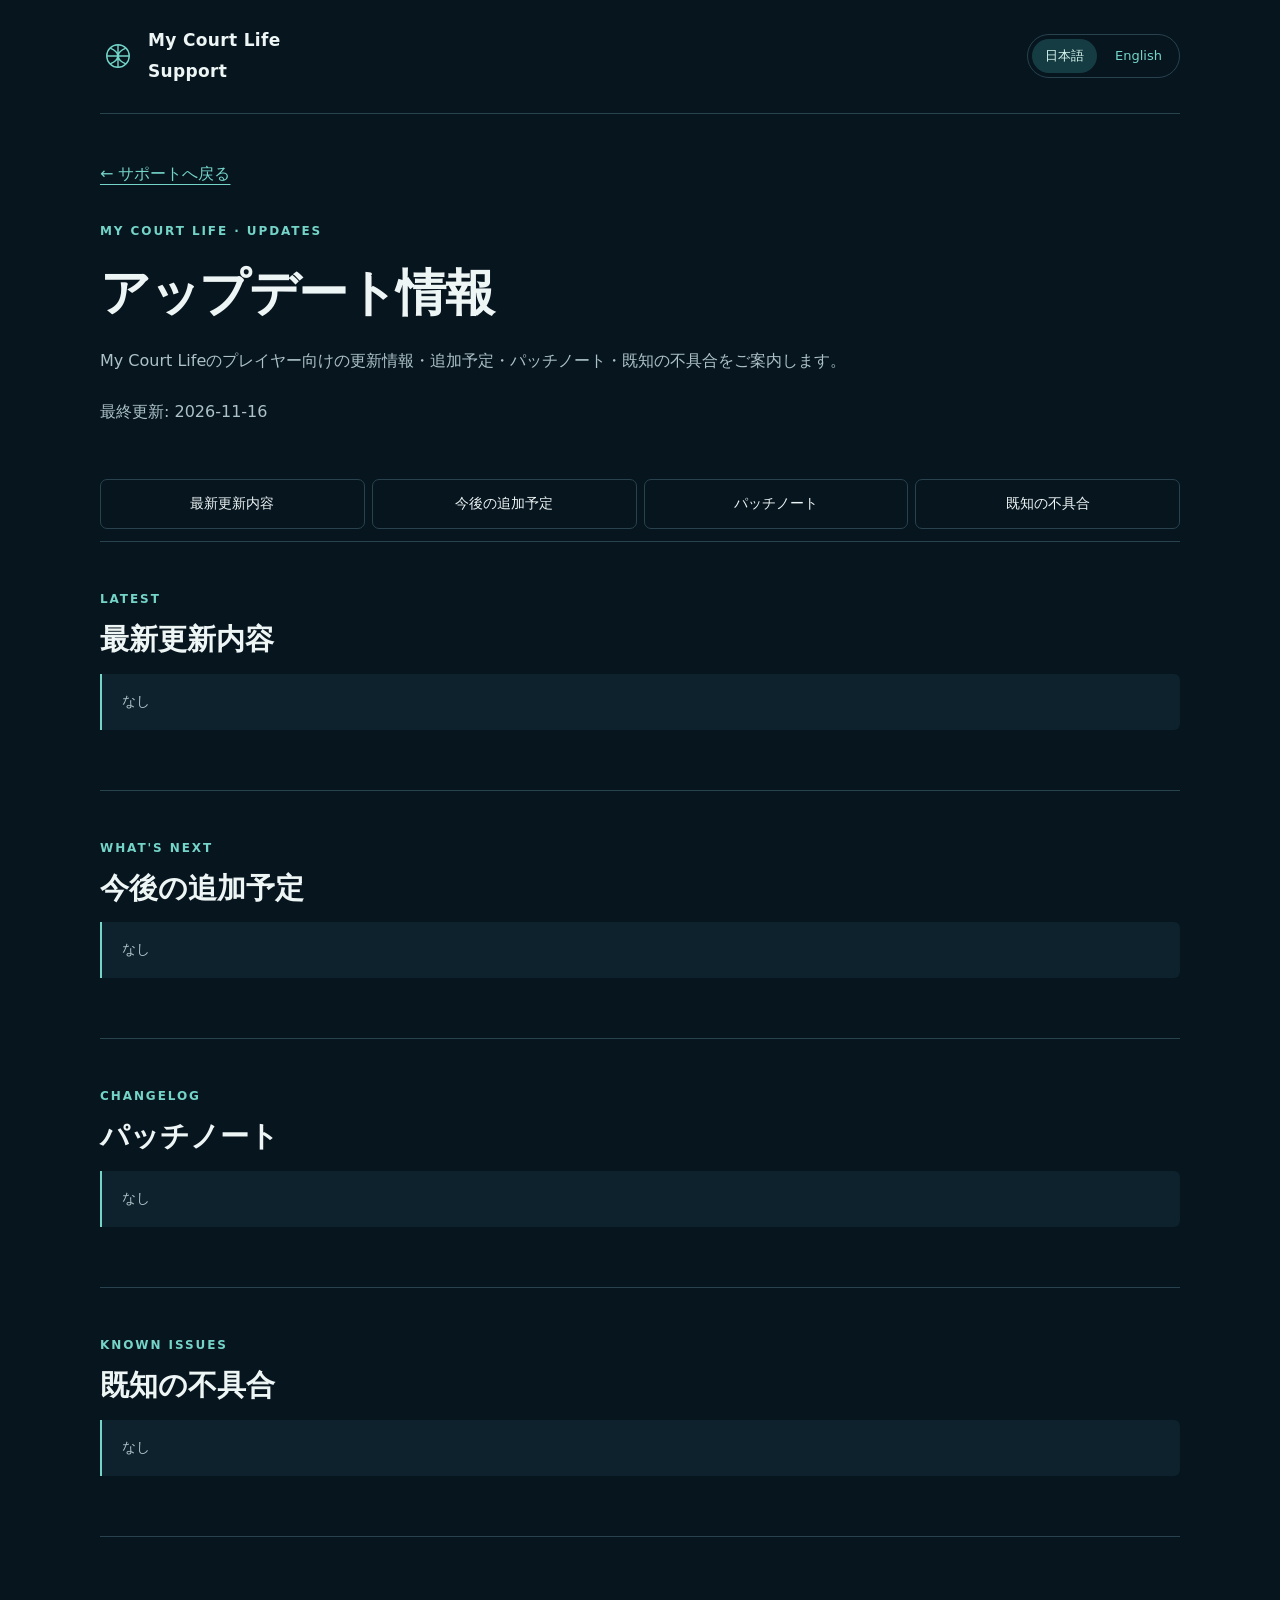
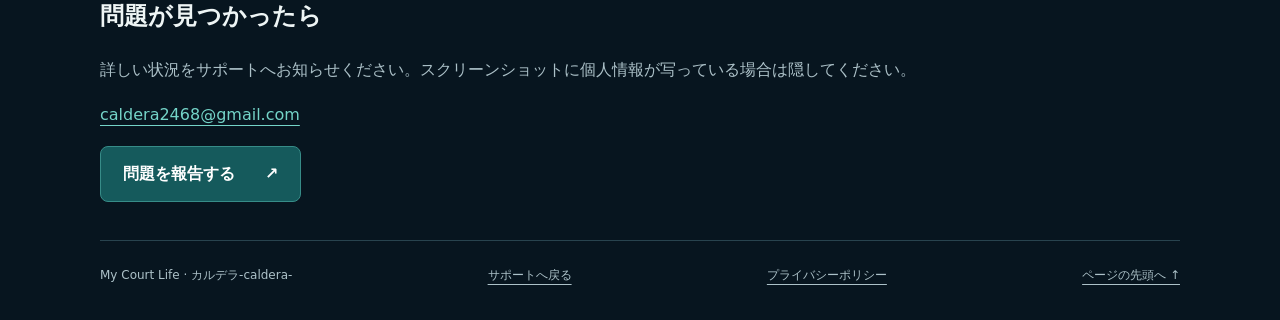
<file: updates.html>
<!doctype html>
<html lang="ja"><head><meta charset="utf-8"><meta name="viewport" content="width=device-width, initial-scale=1"><meta name="color-scheme" content="dark"><meta name="theme-color" content="#07151f">
<title>アップデート情報 | My Court Life</title><meta name="description" content="My Court Lifeのプレイヤー向けの更新情報・追加予定・パッチノート・既知の不具合をご案内します。"><link rel="alternate" hreflang="en" href="updates-en.html"><link rel="icon" href="favicon.svg" type="image/svg+xml"><link rel="stylesheet" href="styles.css"></head>
<body id="top"><a class="skip" href="#main">本文へ移動</a><div class="wrap"><header class="header"><a class="brand" href="index.html" aria-label="My Court Life Support"><svg aria-hidden="true" focusable="false" viewBox="0 0 64 64"><g fill="none" stroke="#74d4c8" stroke-width="2.5"><circle cx="32" cy="32" r="20"/><path d="M12 32h40M32 12v40M18 18c18 7 18 21 0 28M46 18c-18 7-18 21 0 28"/></g></svg><span>My Court Life<br>Support</span></a><nav class="langs" aria-label="Language / 言語"><span aria-current="page" lang="ja">日本語</span><a href="updates-en.html" lang="en" hreflang="en">English</a></nav></header><main id="main" class="updates">
<div class="updates-heading"><a href="index.html">← サポートへ戻る</a><p class="eyebrow">MY COURT LIFE · UPDATES</p><h1>アップデート情報</h1><p class="lead">My Court Lifeのプレイヤー向けの更新情報・追加予定・パッチノート・既知の不具合をご案内します。</p><p class="muted">最終更新: <time datetime="2026-11-16">2026-11-16</time></p></div>
<nav class="updates-nav" aria-label="更新情報の項目"><a href="#latest">最新更新内容</a><a href="#planned">今後の追加予定</a><a href="#patch-notes">パッチノート</a><a href="#known-issues">既知の不具合</a></nav><section class="update-section" id="latest" aria-labelledby="heading-latest"><p class="eyebrow">LATEST</p><h2 id="heading-latest">最新更新内容</h2><p class="note update-empty">なし</p></section><section class="update-section" id="planned" aria-labelledby="heading-planned"><p class="eyebrow">WHAT&#x27;S NEXT</p><h2 id="heading-planned">今後の追加予定</h2><p class="note update-empty">なし</p></section><section class="update-section" id="patch-notes" aria-labelledby="heading-patch-notes"><p class="eyebrow">CHANGELOG</p><h2 id="heading-patch-notes">パッチノート</h2><p class="note update-empty">なし</p></section><section class="update-section" id="known-issues" aria-labelledby="heading-known-issues"><p class="eyebrow">KNOWN ISSUES</p><h2 id="heading-known-issues">既知の不具合</h2><p class="note update-empty">なし</p></section>
<section class="updates-contact"><h2>問題が見つかったら</h2><p>詳しい状況をサポートへお知らせください。スクリーンショットに個人情報が写っている場合は隠してください。</p><p><a href="mailto:caldera2468@gmail.com">caldera2468@gmail.com</a></p><a class="contact-link" href="index.html#bugs">問題を報告する<span aria-hidden="true">↗</span></a></section>
</main><footer class="footer"><span>My Court Life · カルデラ-caldera-</span><a href="index.html">サポートへ戻る</a><a href="privacy.html">プライバシーポリシー</a><a href="#top">ページの先頭へ ↑</a></footer></div></body></html>
</file>
<file: styles.css>
@charset "UTF-8";
:root{color-scheme:dark;--bg:#07151f;--panel:#0d222c;--ink:#eef5f5;--muted:#acc1c8;--teal:#74d4c8;--line:#28434e;--gold:#d7bd82}
*{box-sizing:border-box}html{scroll-behavior:smooth;scroll-padding-top:28px}body{margin:0;background:var(--bg);color:var(--ink);font:16px/1.85 system-ui,-apple-system,BlinkMacSystemFont,"Segoe UI","Noto Sans JP",sans-serif}a{color:var(--teal);text-underline-offset:5px}a:hover{color:#fff}a:focus-visible{outline:3px solid var(--gold);outline-offset:6px;border-radius:3px}.wrap{width:min(1080px,calc(100% - 64px));margin:auto}.skip{position:fixed;left:16px;top:-100px;z-index:9;background:#fff;color:#07151f;padding:10px 20px}.skip:focus{top:12px}.header{display:flex;align-items:center;justify-content:space-between;gap:24px;padding:25px 0;border-bottom:1px solid var(--line)}.brand{display:flex;align-items:center;gap:12px;color:var(--ink);text-decoration:none;font-size:17px;font-weight:650;letter-spacing:.02em}.brand svg{width:36px;height:36px;color:var(--teal);flex:none}.langs{display:flex;align-items:center;gap:5px;border:1px solid var(--line);border-radius:99px;padding:4px;font-size:13px;white-space:nowrap}.langs a,.langs span{padding:5px 13px;text-decoration:none}.langs span{background:#163c43;border-radius:99px;color:#d9f6ef}.hero{padding:76px 0 48px;display:grid;grid-template-columns:1.35fr 1fr;gap:65px;align-items:center}.eyebrow{font-size:12px;font-weight:650;letter-spacing:.16em;color:var(--teal);margin:0 0 18px}.hero h1{font-size:clamp(36px,5vw,62px);line-height:1.14;letter-spacing:-.04em;margin:0 0 23px;font-weight:650}.hero h1 span{display:block;color:var(--teal);font-weight:400}.lead{color:var(--muted);max-width:570px;margin:0 0 22px}.contact-link{display:inline-flex;align-items:center;justify-content:space-between;gap:30px;background:#155a5c;color:#fff;border:1px solid #378c88;border-radius:8px;padding:12px 22px;text-decoration:none;font-weight:650;min-height:50px}.contact-link:hover{background:#1b6b6b}.hero-note{font-size:13px;color:var(--muted);margin:12px 0 0}.court{position:relative;border:1px solid #2d555c;border-radius:16px;background:linear-gradient(145deg,#133e46,#0a202d);aspect-ratio:1.2;overflow:hidden;display:grid;place-items:center}.court svg{width:87%;height:87%;color:#80c9bf;opacity:.45}.court-caption{position:absolute;left:23px;bottom:20px;font-size:11px;letter-spacing:.17em;color:#c8e6e2}.court-caption strong{display:block;font-size:15px;letter-spacing:.04em;color:white}.topics{display:flex;flex-wrap:wrap;gap:10px 25px;border-top:1px solid var(--line);border-bottom:1px solid var(--line);padding:19px 0;margin-bottom:46px}.topics a{font-size:14px;text-decoration:none;color:var(--muted)}.topics a:hover{color:var(--teal)}.topics b{font-size:11px;color:var(--teal);margin-right:9px}.section{display:grid;grid-template-columns:235px 1fr;gap:55px;padding:38px 0;border-bottom:1px solid var(--line)}.section h2{font-size:23px;line-height:1.5;letter-spacing:-.02em;margin:7px 0 10px}.num{color:var(--teal);font-size:12px;letter-spacing:.12em}.section p{margin:0 0 16px}.section p:last-child{margin-bottom:0}.muted{color:var(--muted)}.section ul,.section ol{padding-left:22px;margin:0 0 18px;color:var(--muted)}li{padding-left:4px;margin-bottom:7px}strong{color:var(--ink);font-weight:650}.note{padding:15px 20px;border-left:2px solid var(--teal);background:var(--panel);font-size:14px;color:var(--muted);border-radius:0 6px 6px 0}.email-box{border:1px solid #32616a;background:linear-gradient(120deg,#10343c,#0c202c);border-radius:12px;padding:28px 30px;margin:48px 0 45px;display:flex;align-items:center;justify-content:space-between;gap:24px}.email-box h2{font-size:23px;margin:0 0 3px}.email-box p{color:var(--muted);margin:0;font-size:14px}.email{font-size:clamp(16px,2.2vw,23px);font-weight:550;overflow-wrap:anywhere}.footer{border-top:1px solid var(--line);padding:23px 0 34px;color:var(--muted);font-size:12px;display:flex;justify-content:space-between;gap:18px}.footer a{color:var(--muted)}
@media(max-width:760px){.wrap{width:calc(100% - 40px)}.header{gap:16px;padding:19px 0;align-items:flex-start}.brand{font-size:14px;line-height:1.5;gap:8px;max-width:180px}.brand svg{width:29px;height:29px}.langs a,.langs span{padding:5px 9px}.hero{padding:48px 0 33px;grid-template-columns:1fr;gap:30px}.hero h1{font-size:43px}.court{display:none}.topics{margin-bottom:5px;gap:10px 19px;padding:17px 0}.section{grid-template-columns:1fr;gap:15px;padding:30px 0}.section h2{font-size:22px;margin:3px 0 0}.section ul,.section ol{padding-left:20px}.email-box{padding:24px 21px;margin:32px 0;display:block}.email-box h2{font-size:21px}.email-box>div{margin-bottom:14px}.footer{flex-direction:column;gap:8px}body{font-size:15px;line-height:1.9}.contact-link{width:100%;max-width:360px}.lead{margin-bottom:23px}}
@media(prefers-reduced-motion:reduce){html{scroll-behavior:auto}}@media print{body{background:white;color:#111}.court,.topics,.langs,.skip{display:none}a,.lead,.muted,li,.note,.email-box p,.footer{color:#222}.wrap{width:100%}.hero{display:block;padding:20px 0}.hero h1 span,.eyebrow,.num{color:#155a5c}.section{gap:20px}.email-box,.note{background:white}.contact-link{color:#111;background:white}strong{color:#111}}

/* Privacy policy */
.policy{max-width:850px;margin:0 auto;padding-bottom:40px;overflow-wrap:anywhere}
.policy-heading{padding:48px 0 24px}.policy-heading>.eyebrow{margin-top:30px}
.policy h1{font-size:clamp(28px,4vw,44px);line-height:1.35;letter-spacing:-.03em;margin:0 0 20px}
.policy-toc{display:grid;grid-template-columns:1fr 1fr;gap:8px 26px;padding:24px;background:var(--panel);border:1px solid var(--line);border-radius:12px;margin-bottom:20px}
.policy-toc a{font-size:14px;text-decoration:none;line-height:1.7;padding:5px 0}
.policy-section{padding:28px 0;border-bottom:1px solid var(--line)}
.policy-section h2{font-size:23px;line-height:1.5;color:var(--teal);margin:0 0 18px}
.policy-section p{margin:0 0 18px;color:var(--muted)}.policy-section p:last-child{margin-bottom:0}
@media(max-width:760px){.policy-heading{padding-top:30px}.policy-toc{grid-template-columns:1fr;padding:18px}.policy-section{padding:25px 0}.policy-section h2{font-size:21px}}
@media print{.policy-toc{display:none}.policy{max-width:none}.policy-section p{color:#111}.policy-section h2{color:#155a5c}}
.policy h1 span{display:block;font-size:.8em;color:var(--teal);margin-top:10px}

/* Updates hub */
.updates-heading{padding:45px 0 24px;max-width:810px}.updates-heading .eyebrow{margin-top:32px}.updates h1{font-size:clamp(30px,4.5vw,50px);line-height:1.3;letter-spacing:-.03em;margin:0 0 20px}.updates-heading .lead{max-width:760px}
.updates-nav{display:grid;grid-template-columns:repeat(4,1fr);gap:7px;position:sticky;top:0;z-index:2;padding:12px 0;background:var(--bg);border-bottom:1px solid var(--line)}
.updates-nav a{display:flex;align-items:center;justify-content:center;min-height:50px;border:1px solid var(--line);border-radius:7px;padding:10px;color:var(--ink);font-size:14px;text-decoration:none;text-align:center;line-height:1.5}.updates-nav a:hover,.updates-nav a:focus-visible{background:var(--panel);border-color:var(--teal)}
.update-section{padding:46px 0;border-bottom:1px solid var(--line);scroll-margin-top:110px}.update-section h2{font-size:29px;line-height:1.4;margin:0 0 14px}.update-section .eyebrow{margin-bottom:9px}.update-summary{color:var(--muted);margin:0 0 24px}.update-grid{display:grid;grid-template-columns:1fr 1fr;gap:16px}.update-card{border:1px solid var(--line);background:var(--panel);padding:24px;border-radius:12px}.update-card h3{font-size:20px;line-height:1.55;margin:14px 0 12px}.update-card p{color:var(--muted);margin:0}.update-badge{display:inline-block;color:var(--teal);border:1px solid #376367;border-radius:5px;padding:4px 9px;font-size:12px;line-height:1.6}.updates-contact{padding:38px 0}.updates-contact h2{font-size:24px;margin-bottom:12px}.updates-contact p{color:var(--muted)}.footer{flex-wrap:wrap}
@media(max-width:760px){.updates-heading{padding-top:30px}.updates-nav{grid-template-columns:1fr 1fr}.updates-nav a{min-height:48px}.update-section{padding:32px 0;scroll-margin-top:145px}.update-section h2{font-size:25px}.update-grid{grid-template-columns:1fr}.update-card{padding:21px}.update-card h3{font-size:19px}}
@media print{.updates-nav{display:none}.update-grid{grid-template-columns:1fr}.update-card{background:white;break-inside:avoid}.update-card p,.update-summary,.updates-contact p{color:#222}}
</file>
